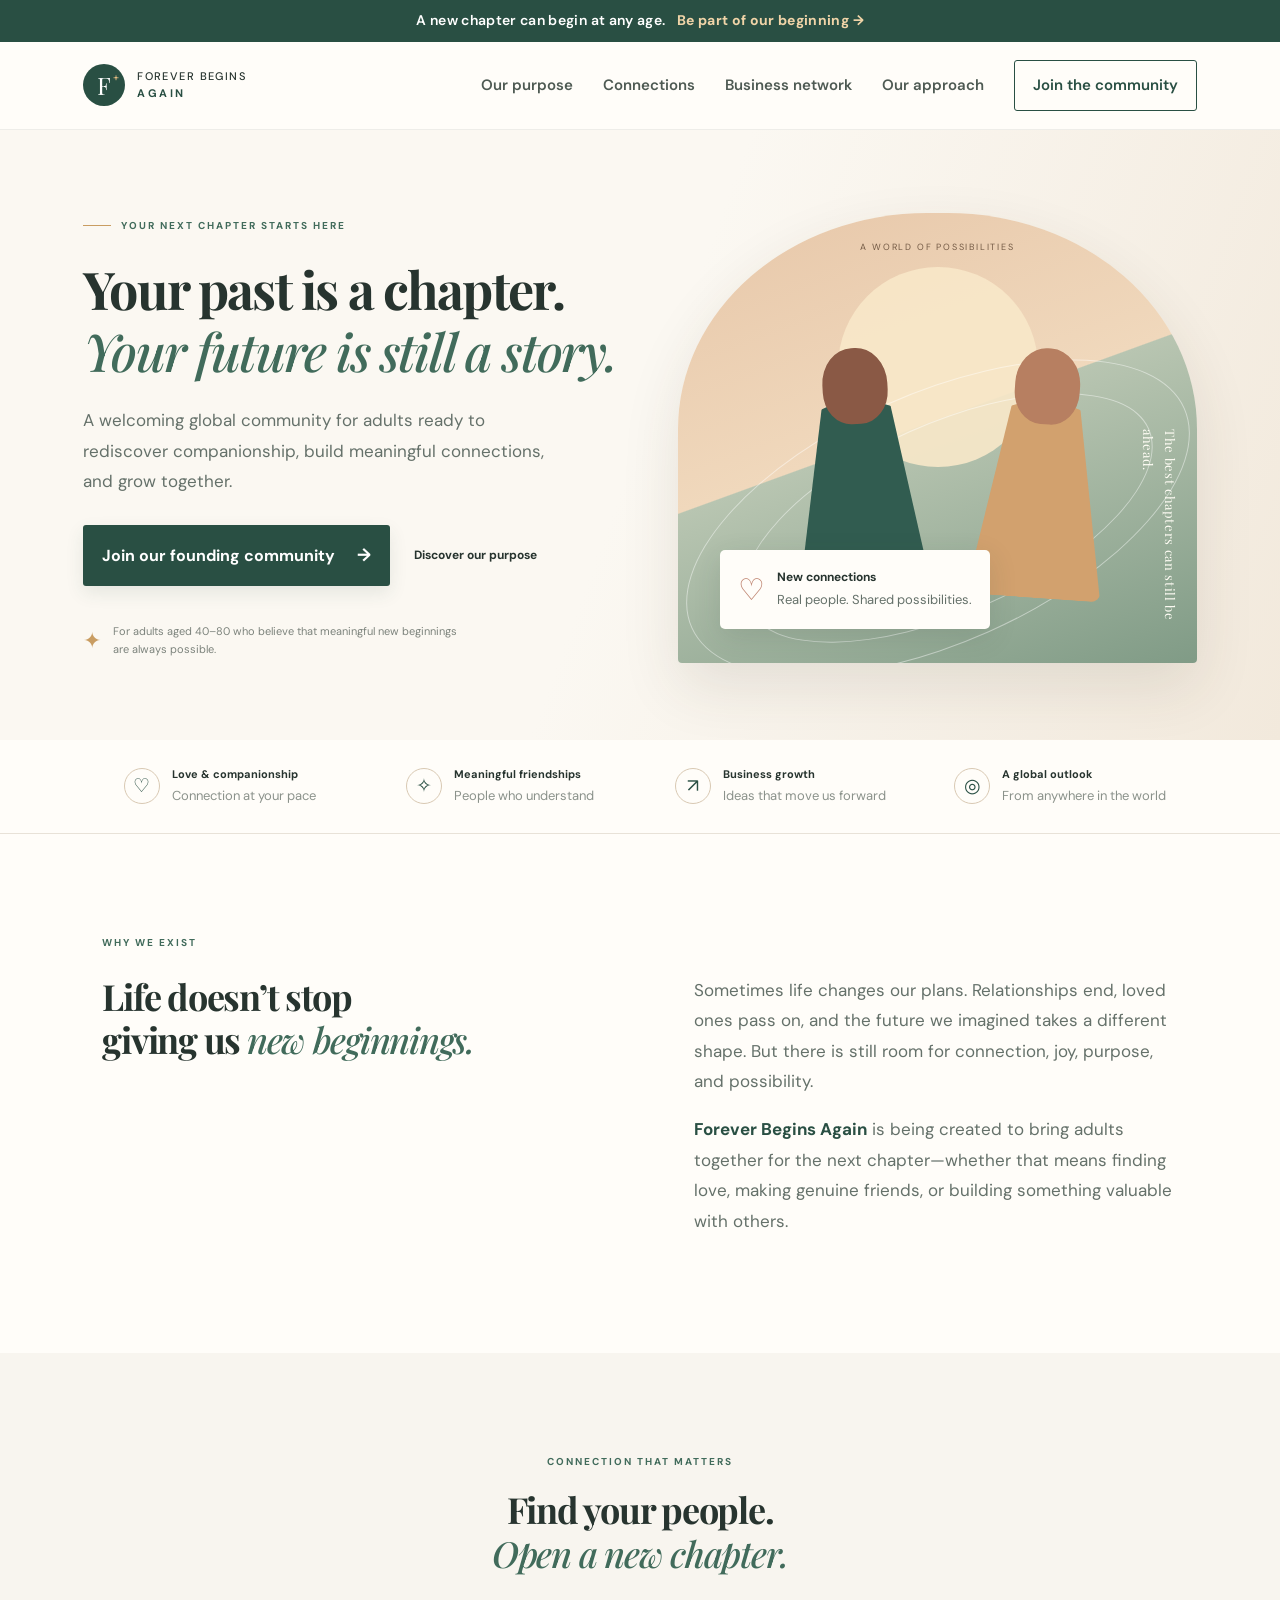
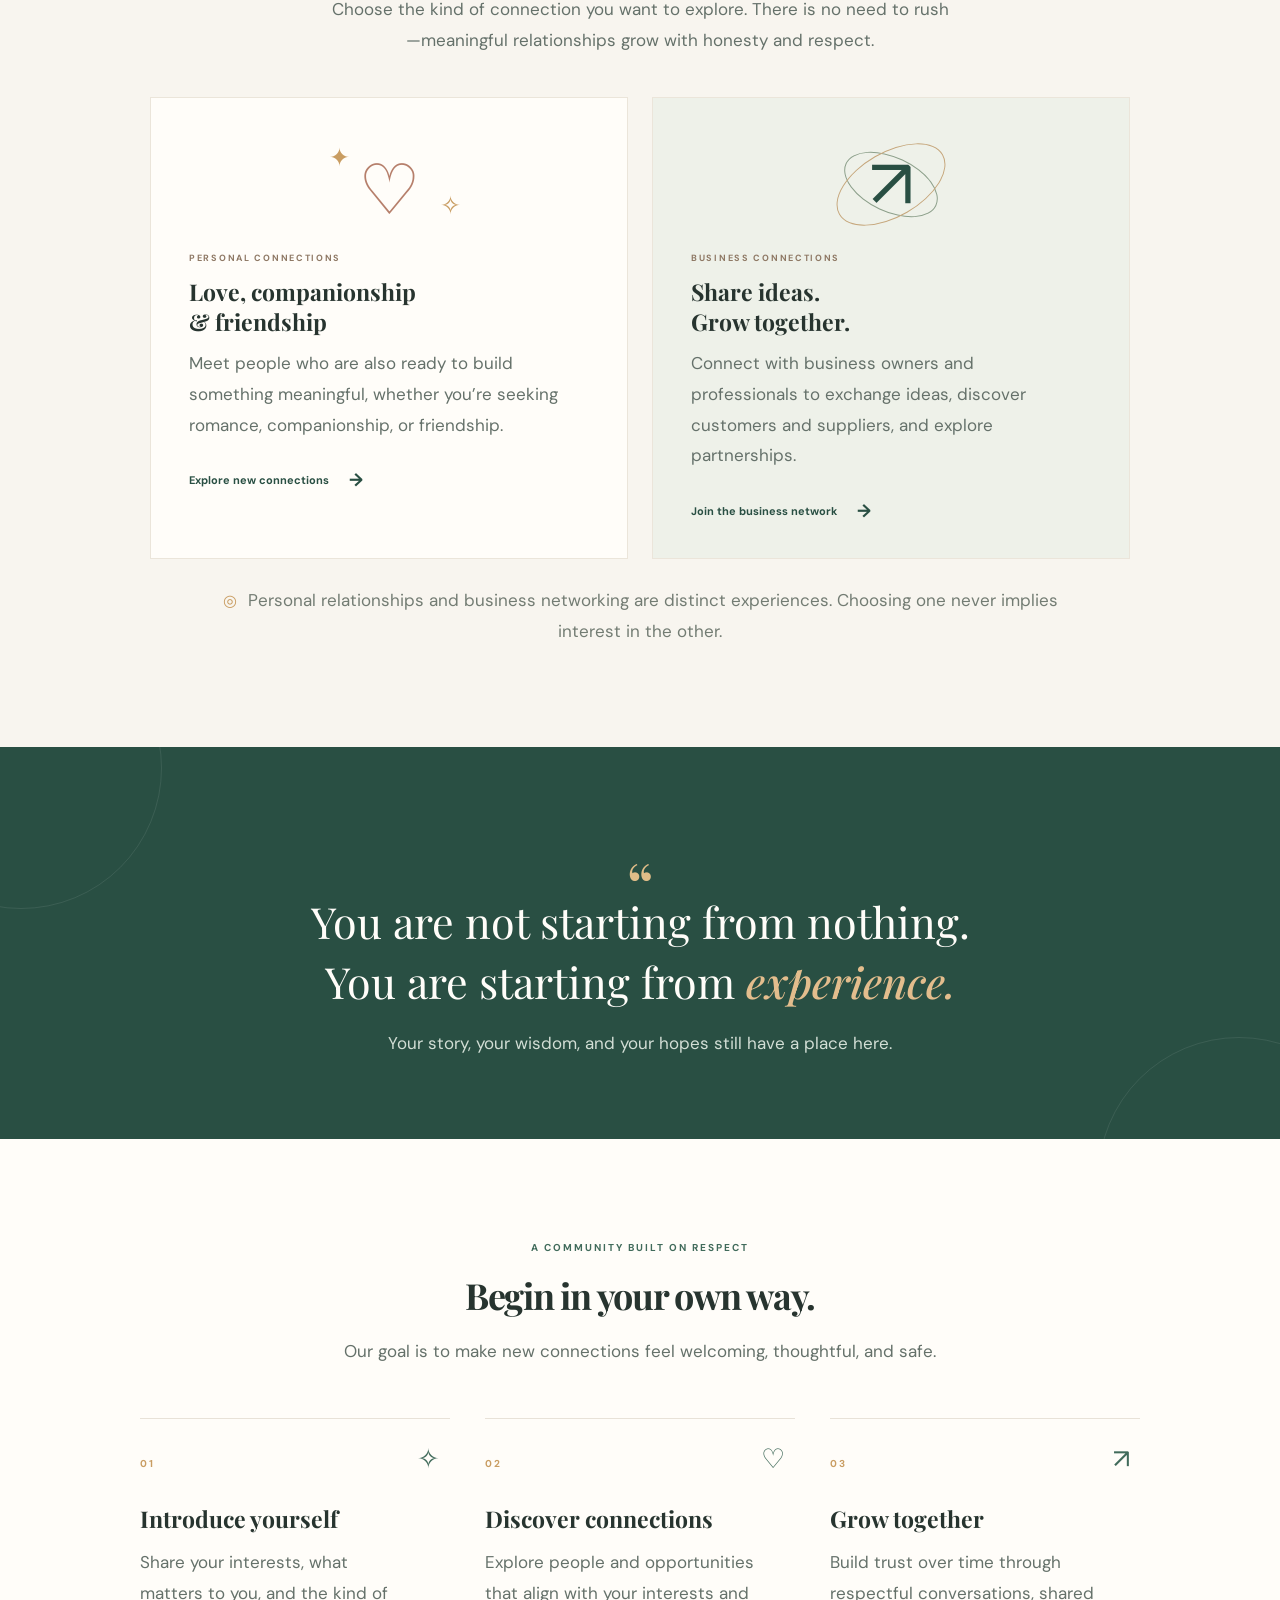
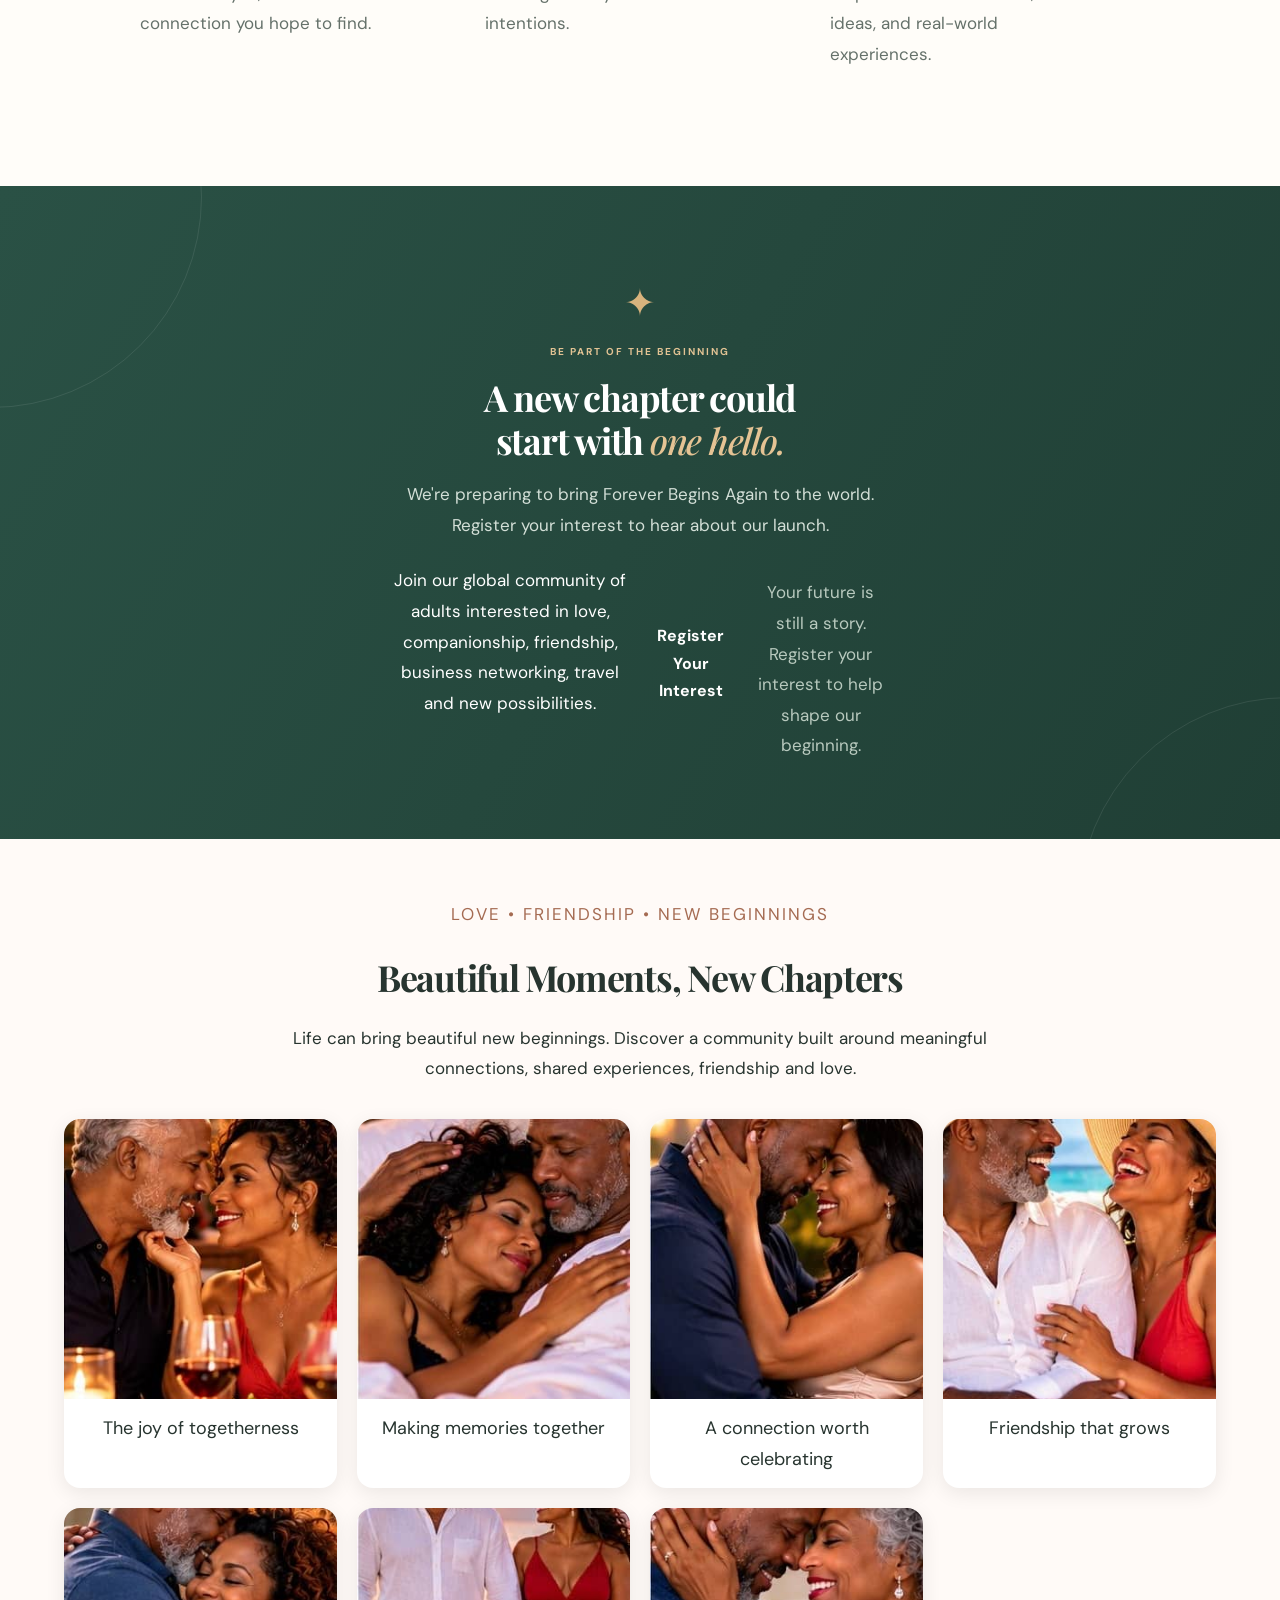
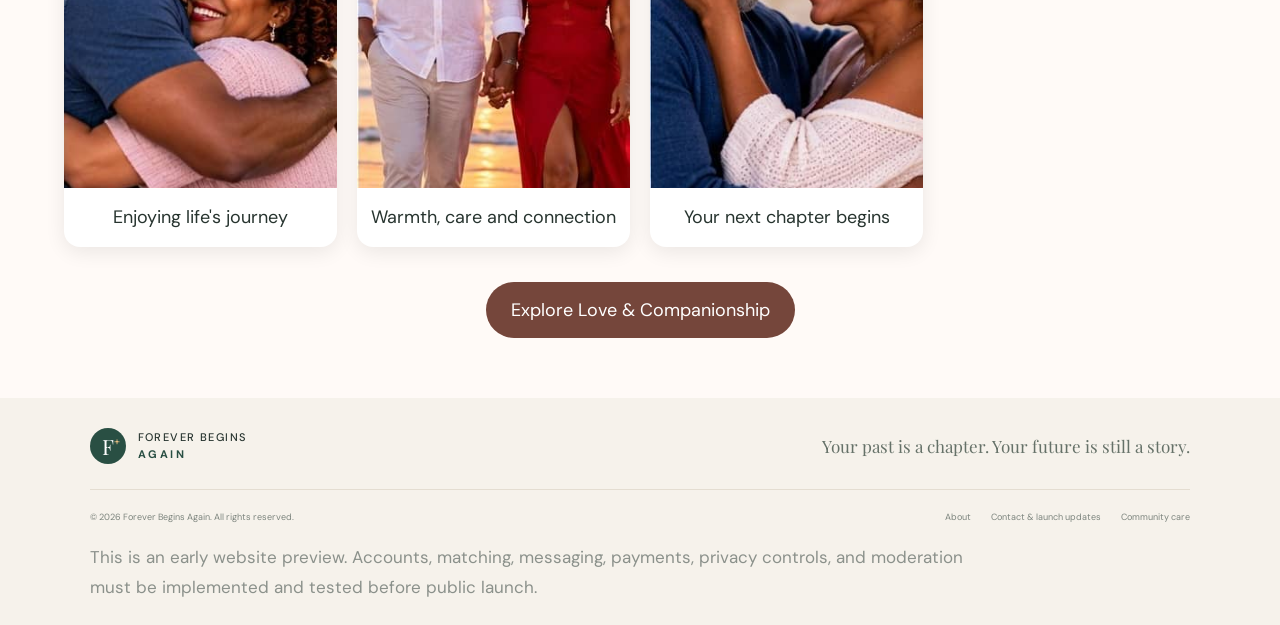
<file: index.html>
<!doctype html>
<html lang="en">
<head>
  <meta charset="utf-8">
  <meta name="viewport" content="width=device-width, initial-scale=1">
  <meta name="description" content="A fresh chapter for love, meaningful connections, and business growth at every stage of life.">
  <title>Forever Begins Again | Your Next Chapter Starts Here</title>
  <link rel="preconnect" href="https://fonts.googleapis.com">
  <link rel="preconnect" href="https://fonts.gstatic.com" crossorigin>
  <link href="https://fonts.googleapis.com/css2?family=DM+Sans:wght@400;500;600;700&family=Playfair+Display:wght@500;600;700&display=swap" rel="stylesheet">
  <link rel="stylesheet" href="styles.css">
</head>
<body>
  <div class="announcement">A new chapter can begin at any age. <a href="#join">Be part of our beginning →</a></div>
  <header class="site-header">
    <a class="brand" href="#" aria-label="Forever Begins Again home">
      <span class="brand-mark">F<span>+</span></span>
      <span class="brand-name">FOREVER BEGINS <b>AGAIN</b></span>
    </a>
    <button class="menu-toggle" aria-label="Open menu" aria-expanded="false">☰</button>
    <nav class="nav" id="nav">
      <a href="#about">Our purpose</a>
      <a href="#connections">Connections</a>
      <a href="#business">Business network</a>
      <a href="#journey">Our approach</a>
      <a class="nav-cta" href="#join">Join the community</a>
    </nav>
  </header>

  <main>
    <section class="hero">
      <div class="hero-content">
        <div class="eyebrow"><span></span> YOUR NEXT CHAPTER STARTS HERE</div>
        <h1>Your past is a chapter.<br><em>Your future is still a story.</em></h1>
        <p class="hero-copy">A welcoming global community for adults ready to rediscover companionship, build meaningful connections, and grow together.</p>
        <div class="hero-actions">
          <a class="button button-primary" href="#join">Join our founding community <span>→</span></a>
          <a class="text-link" href="#about">Discover our purpose</a>
        </div>
        <div class="hero-note"><span class="note-icon">✦</span><span>For adults aged 40–80 who believe that meaningful new beginnings are always possible.</span></div>
      </div>
      <div class="hero-art" aria-label="Illustration of two people connecting at sunset">
        <div class="sun"></div>
        <div class="art-label label-top">A WORLD OF POSSIBILITIES</div>
        <div class="path path-one"></div><div class="path path-two"></div>
        <div class="person person-one"><div class="head"></div><div class="body"></div></div>
        <div class="person person-two"><div class="head"></div><div class="body"></div></div>
        <div class="floating-card"><span class="heart">♡</span><div><strong>New connections</strong><small>Real people. Shared possibilities.</small></div></div>
        <div class="art-caption">The best chapters can still be ahead.</div>
      </div>
    </section>

    <section class="trust-strip">
      <div><span class="strip-icon">♡</span><span><b>Love & companionship</b><small>Connection at your pace</small></span></div>
      <div><span class="strip-icon">✧</span><span><b>Meaningful friendships</b><small>People who understand</small></span></div>
      <div><span class="strip-icon">↗</span><span><b>Business growth</b><small>Ideas that move us forward</small></span></div>
      <div><span class="strip-icon">◎</span><span><b>A global outlook</b><small>From anywhere in the world</small></span></div>
    </section>

    <section class="section intro" id="about">
      <div class="section-kicker">WHY WE EXIST</div>
      <div class="intro-grid">
        <h2>Life doesn’t stop<br>giving us <em>new beginnings.</em></h2>
        <div class="intro-text">
          <p>Sometimes life changes our plans. Relationships end, loved ones pass on, and the future we imagined takes a different shape. But there is still room for connection, joy, purpose, and possibility.</p>
          <p><strong>Forever Begins Again</strong> is being created to bring adults together for the next chapter—whether that means finding love, making genuine friends, or building something valuable with others.</p>
        </div>
      </div>
    </section>

    <section class="section connection-section" id="connections">
      <div class="section-heading">
        <div class="section-kicker">CONNECTION THAT MATTERS</div>
        <h2>Find your people.<br><em>Open a new chapter.</em></h2>
        <p>Choose the kind of connection you want to explore. There is no need to rush—meaningful relationships grow with honesty and respect.</p>
      </div>
      <div class="feature-grid">
        <article class="feature-card romance">
          <div class="feature-illustration"><span class="big-symbol">♡</span><span class="spark spark-a">✦</span><span class="spark spark-b">✧</span></div>
          <div class="card-tag">PERSONAL CONNECTIONS</div>
          <h3>Love, companionship<br>& friendship</h3>
          <p>Meet people who are also ready to build something meaningful, whether you’re seeking romance, companionship, or friendship.</p>
          <a href="#join" class="arrow-link">Explore new connections <span>→</span></a>
        </article>
        <article class="feature-card business" id="business">
          <div class="feature-illustration"><span class="big-symbol">↗</span><span class="orbit orbit-a"></span><span class="orbit orbit-b"></span></div>
          <div class="card-tag">BUSINESS CONNECTIONS</div>
          <h3>Share ideas.<br>Grow together.</h3>
          <p>Connect with business owners and professionals to exchange ideas, discover customers and suppliers, and explore partnerships.</p>
          <a href="#join" class="arrow-link">Join the business network <span>→</span></a>
        </article>
      </div>
      <p class="separation-note"><span>◎</span> Personal relationships and business networking are distinct experiences. Choosing one never implies interest in the other.</p>
    </section>

    <section class="quote-section" id="journey">
      <div class="quote-mark">“</div>
      <blockquote>You are not starting from nothing.<br>You are starting from <em>experience.</em></blockquote>
      <p>Your story, your wisdom, and your hopes still have a place here.</p>
    </section>

    <section class="section journey-section">
      <div class="section-heading">
        <div class="section-kicker">A COMMUNITY BUILT ON RESPECT</div>
        <h2>Begin in your own way.</h2>
        <p>Our goal is to make new connections feel welcoming, thoughtful, and safe.</p>
      </div>
      <div class="steps">
        <div class="step"><span class="step-number">01</span><div class="step-icon">✧</div><h3>Introduce yourself</h3><p>Share your interests, what matters to you, and the kind of connection you hope to find.</p></div>
        <div class="step"><span class="step-number">02</span><div class="step-icon">♡</div><h3>Discover connections</h3><p>Explore people and opportunities that align with your interests and intentions.</p></div>
        <div class="step"><span class="step-number">03</span><div class="step-icon">↗</div><h3>Grow together</h3><p>Build trust over time through respectful conversations, shared ideas, and real-world experiences.</p></div>
      </div>
    </section>

   <section class="join-section" id="join">
  <div class="join-decoration">✦</div>
  <div class="join-content">
    <div class="section-kicker light">BE PART OF THE BEGINNING</div>
    <h2>A new chapter could<br>start with <em>one hello.</em></h2>
    <p>We're preparing to bring Forever Begins Again to the world. Register your interest to hear about our launch.</p>

    <div class="interest-form">
      <p>Join our global community of adults interested in love, companionship, friendship, business networking, travel and new possibilities.</p>
      <a class="button" href="join.html">Register Your Interest</a>
      <p class="form-disclaimer">Your future is still a story. Register your interest to help shape our beginning.</p>
    </div>
  </div>
</section>
 <section style="padding:60px 5%;background:#fffaf7;">
  <div style="max-width:1200px;margin:auto;">
    <p style="text-align:center;color:#a56b52;letter-spacing:2px;text-transform:uppercase;">Love • Friendship • New Beginnings</p>
    <h2 style="text-align:center;font-size:clamp(26px,4vw,40px);margin:10px 0 15px;">Beautiful Moments, New Chapters</h2>
    <p style="text-align:center;max-width:700px;margin:0 auto 35px;line-height:1.8;">Life can bring beautiful new beginnings. Discover a community built around meaningful connections, shared experiences, friendship and love.</p>
    <div style="display:grid;grid-template-columns:repeat(auto-fit,minmax(220px,1fr));gap:20px;">
      <figure style="margin:0;border-radius:16px;overflow:hidden;background:white;box-shadow:0 5px 20px #00000015;">
        <img src="WhatsApp%20Image%202026-10-27%20at%2016.52.46.jpeg" alt="A couple enjoying a moment together" loading="lazy" style="width:100%;height:280px;object-fit:cover;display:block;">
        <figcaption style="padding:14px;text-align:center;">The joy of togetherness</figcaption>
      </figure>
      <figure style="margin:0;border-radius:16px;overflow:hidden;background:white;box-shadow:0 5px 20px #00000015;">
        <img src="WhatsApp%20Image%202026-10-27%20at%2016.52.46%20%281%29.jpeg" alt="A couple sharing a special moment" loading="lazy" style="width:100%;height:280px;object-fit:cover;display:block;">
        <figcaption style="padding:14px;text-align:center;">Making memories together</figcaption>
      </figure>
      <figure style="margin:0;border-radius:16px;overflow:hidden;background:white;box-shadow:0 5px 20px #00000015;">
        <img src="WhatsApp%20Image%202026-10-27%20at%2016.52.46%20%282%29.jpeg" alt="Couple celebrating connection" loading="lazy" style="width:100%;height:280px;object-fit:cover;display:block;">
        <figcaption style="padding:14px;text-align:center;">A connection worth celebrating</figcaption>
      </figure>
      <figure style="margin:0;border-radius:16px;overflow:hidden;background:white;box-shadow:0 5px 20px #00000015;">
        <img src="WhatsApp%20Image%202026-10-27%20at%2016.52.46%20%283%29.jpeg" alt="Two people enjoying companionship" loading="lazy" style="width:100%;height:280px;object-fit:cover;display:block;">
        <figcaption style="padding:14px;text-align:center;">Friendship that grows</figcaption>
      </figure>
      <figure style="margin:0;border-radius:16px;overflow:hidden;background:white;box-shadow:0 5px 20px #00000015;">
        <img src="WhatsApp%20Image%202026-10-27%20at%2016.52.47.jpeg" alt="A couple enjoying life's journey" loading="lazy" style="width:100%;height:280px;object-fit:cover;display:block;">
        <figcaption style="padding:14px;text-align:center;">Enjoying life's journey</figcaption>
      </figure>
      <figure style="margin:0;border-radius:16px;overflow:hidden;background:white;box-shadow:0 5px 20px #00000015;">
        <img src="WhatsApp%20Image%202026-10-27%20at%2016.52.47%20%281%29.jpeg" alt="A moment of warmth and connection" loading="lazy" style="width:100%;height:280px;object-fit:cover;display:block;">
        <figcaption style="padding:14px;text-align:center;">Warmth, care and connection</figcaption>
      </figure>
      <figure style="margin:0;border-radius:16px;overflow:hidden;background:white;box-shadow:0 5px 20px #00000015;">
        <img src="WhatsApp%20Image%202026-10-27%20at%2016.52.47%20%282%29.jpeg" alt="A new chapter shared with someone special" loading="lazy" style="width:100%;height:280px;object-fit:cover;display:block;">
        <figcaption style="padding:14px;text-align:center;">Your next chapter begins</figcaption>
      </figure>
    </div>
    <div style="text-align:center;margin-top:35px;">
      <a href="love.html" style="display:inline-block;padding:13px 25px;background:#75463b;color:white;text-decoration:none;border-radius:30px;">Explore Love &amp; Companionship</a>
    </div>
  </div>
</section> 
  </main>

  <footer class="footer">
    <div class="footer-top">
      <a class="brand footer-brand" href="#">
        <span class="brand-mark">F<span>+</span></span>
        <span class="brand-name">FOREVER BEGINS <b>AGAIN</b></span>
      </a>
      <p>Your past is a chapter. Your future is still a story.</p>
    </div>
    <div class="footer-bottom">
      <span>© <span id="year"></span> Forever Begins Again. All rights reserved.</span>
      <div><a href="#about">About</a><a href="#join">Contact & launch updates</a><a href="#safety">Community care</a></div>
    </div>
    <p class="footer-note" id="safety">This is an early website preview. Accounts, matching, messaging, payments, privacy controls, and moderation must be implemented and tested before public launch.</p>
  </footer>
  <script src="script.js"></script>
</body>
</html>
</file>
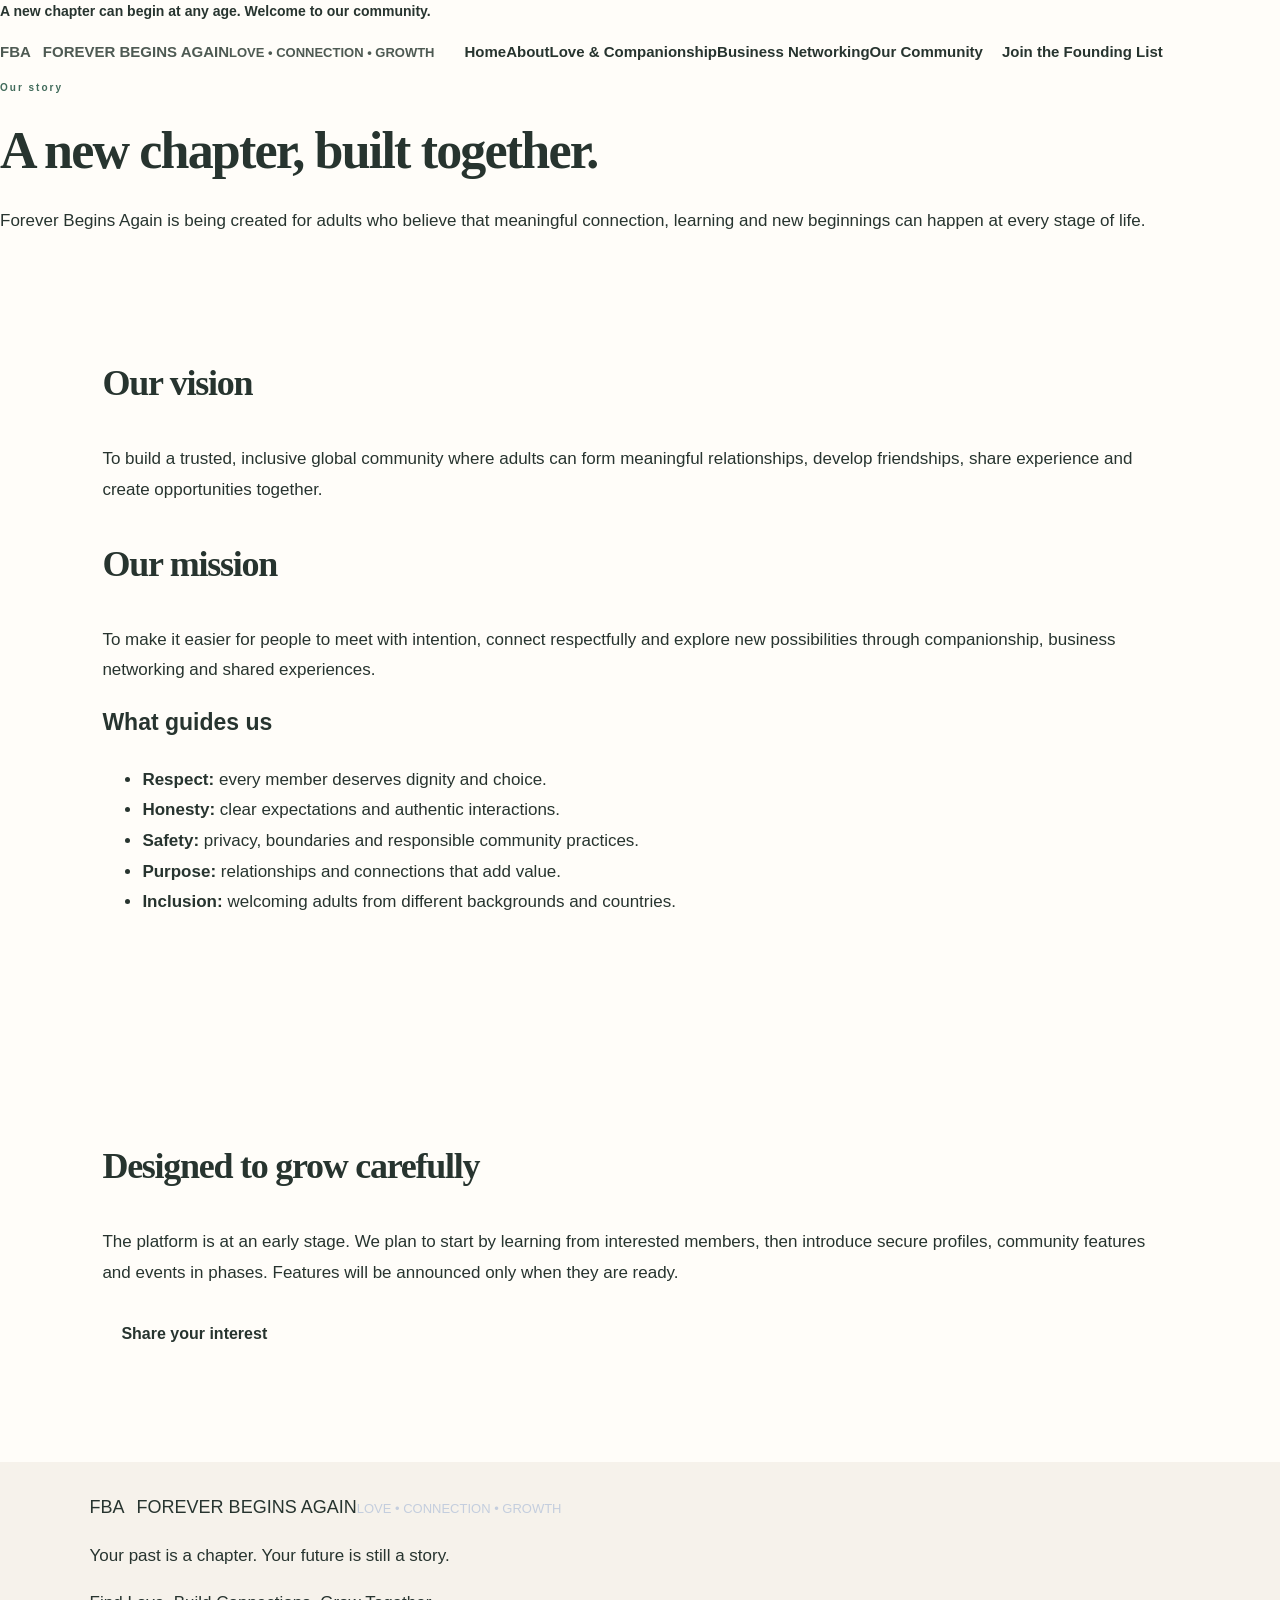
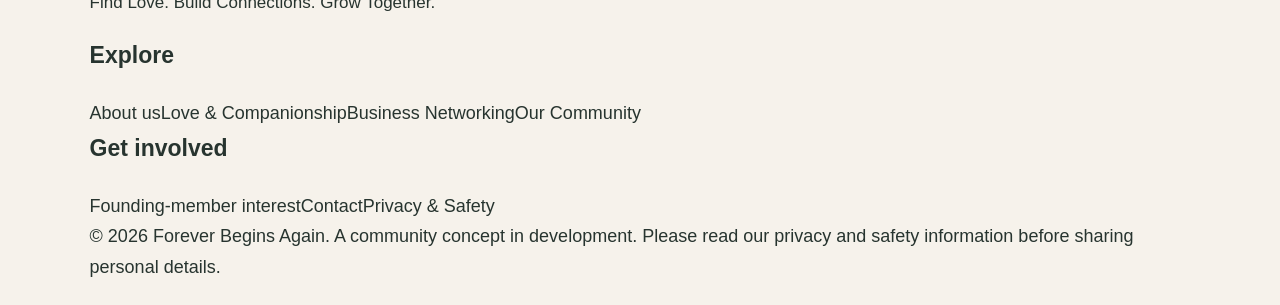
<file: about.html>
<!doctype html><html lang="en"><head><meta charset="utf-8"><meta name="viewport" content="width=device-width, initial-scale=1"><meta name="description" content="Forever Begins Again — love, companionship, business networking and a new chapter of connection."><title>About Us | Forever Begins Again</title><link rel="stylesheet" href="styles.css"></head><body><div class="topbar">A new chapter can begin at any age. Welcome to our community.</div><div class="navwrap"><nav class="nav"><a class="brand" href="index.html"><span class="logo">FBA</span><span>FOREVER BEGINS AGAIN<small>LOVE • CONNECTION • GROWTH</small></span></a><div class="links"><a href="index.html">Home</a><a href="about.html">About</a><a href="love.html">Love &amp; Companionship</a><a href="business.html">Business Networking</a><a href="community.html">Our Community</a><a class="button" href="join.html">Join the Founding List</a></div></nav></div><main><section class="pagehero"><div class="container"><div class="eyebrow">Our story</div><h1>A new chapter, built together.</h1><p>Forever Begins Again is being created for adults who believe that meaningful connection, learning and new beginnings can happen at every stage of life.</p></div></section><section class="section"><div class="container grid two"><article><h2>Our vision</h2><p>To build a trusted, inclusive global community where adults can form meaningful relationships, develop friendships, share experience and create opportunities together.</p><h2 style="margin-top:28px">Our mission</h2><p>To make it easier for people to meet with intention, connect respectfully and explore new possibilities through companionship, business networking and shared experiences.</p></article><article class="card"><h3>What guides us</h3><ul class="list"><li><b>Respect:</b> every member deserves dignity and choice.</li><li><b>Honesty:</b> clear expectations and authentic interactions.</li><li><b>Safety:</b> privacy, boundaries and responsible community practices.</li><li><b>Purpose:</b> relationships and connections that add value.</li><li><b>Inclusion:</b> welcoming adults from different backgrounds and countries.</li></ul></article></div></section><section class="section alt"><div class="container"><h2>Designed to grow carefully</h2><p class="muted">The platform is at an early stage. We plan to start by learning from interested members, then introduce secure profiles, community features and events in phases. Features will be announced only when they are ready.</p><a class="button" href="join.html">Share your interest</a></div></section></main><footer class="footer"><div class="footer-inner"><div><a class="brand" href="index.html"><span class="logo">FBA</span><span>FOREVER BEGINS AGAIN<small style="color:#c4cede">LOVE • CONNECTION • GROWTH</small></span></a><p style="margin-top:18px">Your past is a chapter. Your future is still a story.</p><p>Find Love. Build Connections. Grow Together.</p></div><div><h3>Explore</h3><a href="about.html">About us</a><a href="love.html">Love &amp; Companionship</a><a href="business.html">Business Networking</a><a href="community.html">Our Community</a></div><div><h3>Get involved</h3><a href="join.html">Founding-member interest</a><a href="contact.html">Contact</a><a href="privacy.html">Privacy &amp; Safety</a></div></div><div class="copyright">© 2026 Forever Begins Again. A community concept in development. Please read our privacy and safety information before sharing personal details.</div></footer><script src="script.js"></script></body></html>
</file>
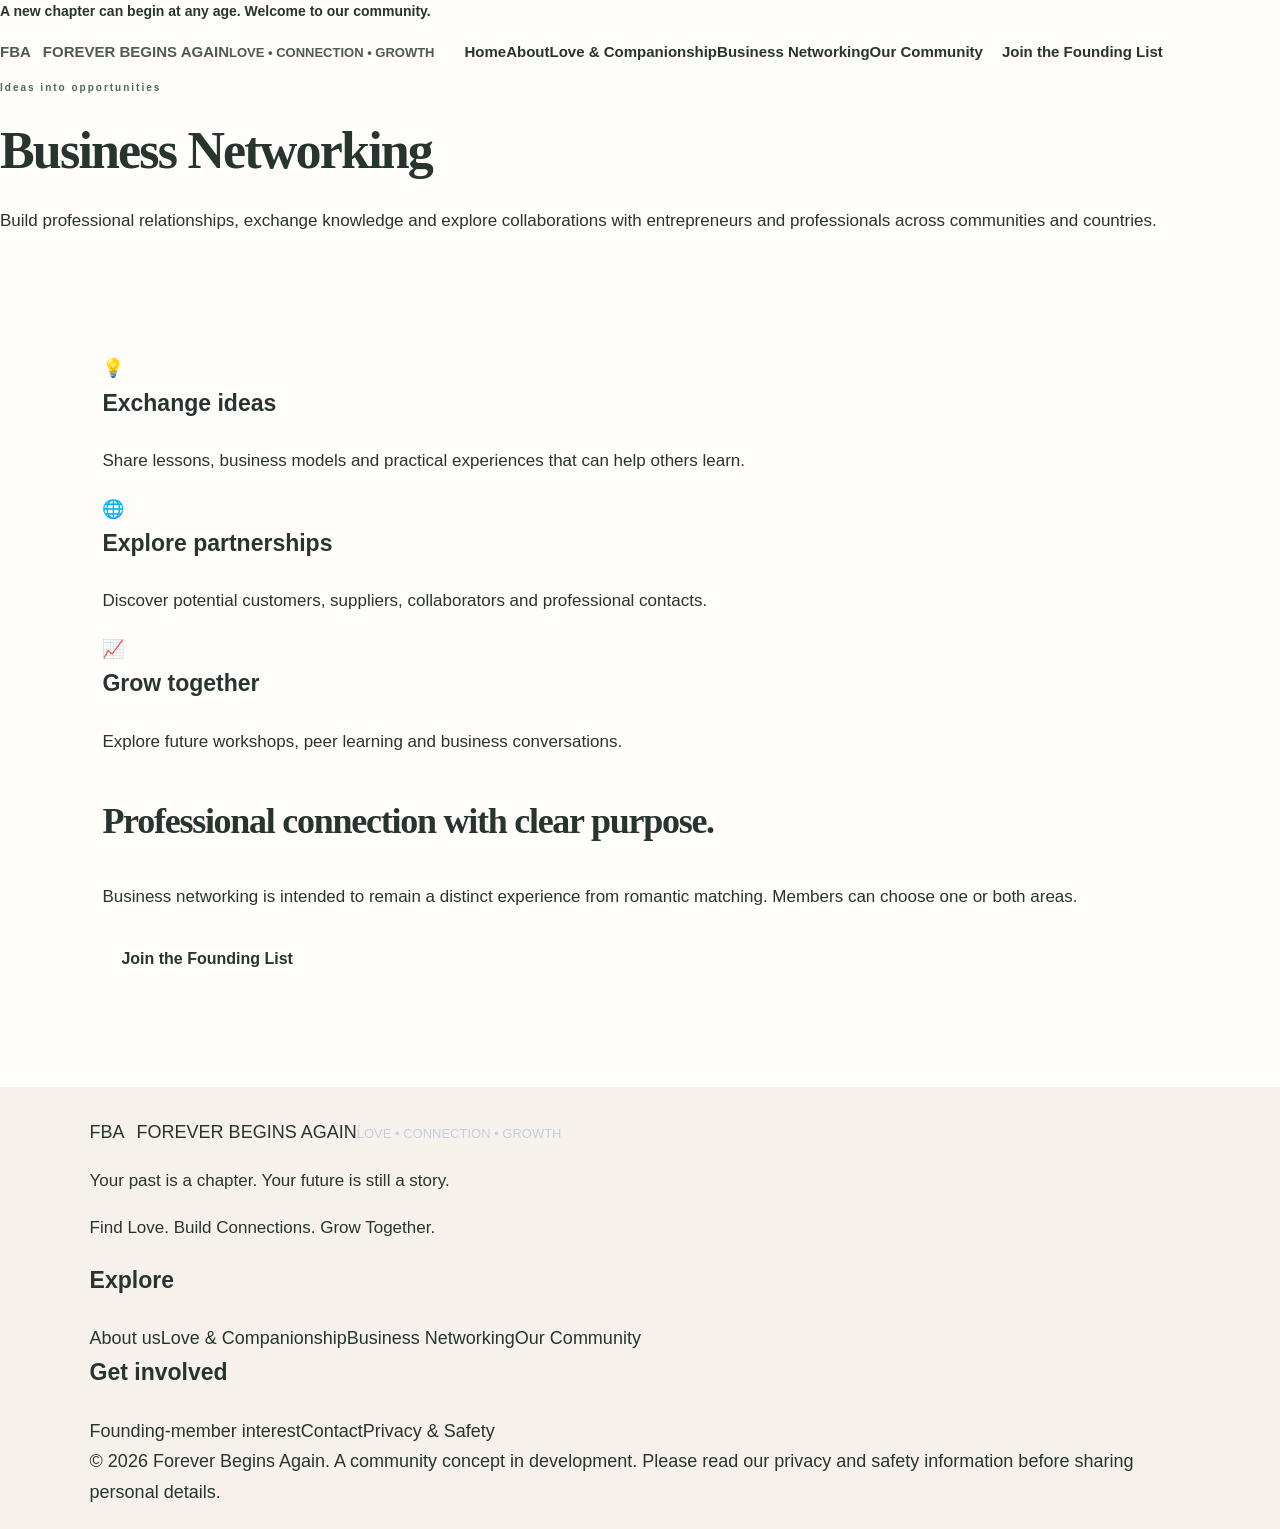
<file: business.html>
<!doctype html><html lang="en"><head><meta charset="utf-8"><meta name="viewport" content="width=device-width, initial-scale=1"><meta name="description" content="Forever Begins Again — love, companionship, business networking and a new chapter of connection."><title>Business Networking | Forever Begins Again</title><link rel="stylesheet" href="styles.css"></head><body><div class="topbar">A new chapter can begin at any age. Welcome to our community.</div><div class="navwrap"><nav class="nav"><a class="brand" href="index.html"><span class="logo">FBA</span><span>FOREVER BEGINS AGAIN<small>LOVE • CONNECTION • GROWTH</small></span></a><div class="links"><a href="index.html">Home</a><a href="about.html">About</a><a href="love.html">Love &amp; Companionship</a><a href="business.html">Business Networking</a><a href="community.html">Our Community</a><a class="button" href="join.html">Join the Founding List</a></div></nav></div><main><section class="pagehero"><div class="container"><div class="eyebrow">Ideas into opportunities</div><h1>Business Networking</h1><p>Build professional relationships, exchange knowledge and explore collaborations with entrepreneurs and professionals across communities and countries.</p></div></section><section class="section"><div class="container"><div class="grid"><article class="card"><div class="icon">💡</div><h3>Exchange ideas</h3><p>Share lessons, business models and practical experiences that can help others learn.</p></article><article class="card"><div class="icon">🌐</div><h3>Explore partnerships</h3><p>Discover potential customers, suppliers, collaborators and professional contacts.</p></article><article class="card"><div class="icon">📈</div><h3>Grow together</h3><p>Explore future workshops, peer learning and business conversations.</p></article></div><div style="margin-top:34px" class="banner"><div><h2>Professional connection with clear purpose.</h2><p>Business networking is intended to remain a distinct experience from romantic matching. Members can choose one or both areas.</p></div><a class="button" href="join.html">Join the Founding List</a></div></div></section></main><footer class="footer"><div class="footer-inner"><div><a class="brand" href="index.html"><span class="logo">FBA</span><span>FOREVER BEGINS AGAIN<small style="color:#c4cede">LOVE • CONNECTION • GROWTH</small></span></a><p style="margin-top:18px">Your past is a chapter. Your future is still a story.</p><p>Find Love. Build Connections. Grow Together.</p></div><div><h3>Explore</h3><a href="about.html">About us</a><a href="love.html">Love &amp; Companionship</a><a href="business.html">Business Networking</a><a href="community.html">Our Community</a></div><div><h3>Get involved</h3><a href="join.html">Founding-member interest</a><a href="contact.html">Contact</a><a href="privacy.html">Privacy &amp; Safety</a></div></div><div class="copyright">© 2026 Forever Begins Again. A community concept in development. Please read our privacy and safety information before sharing personal details.</div></footer><script src="script.js"></script></body></html>
</file>
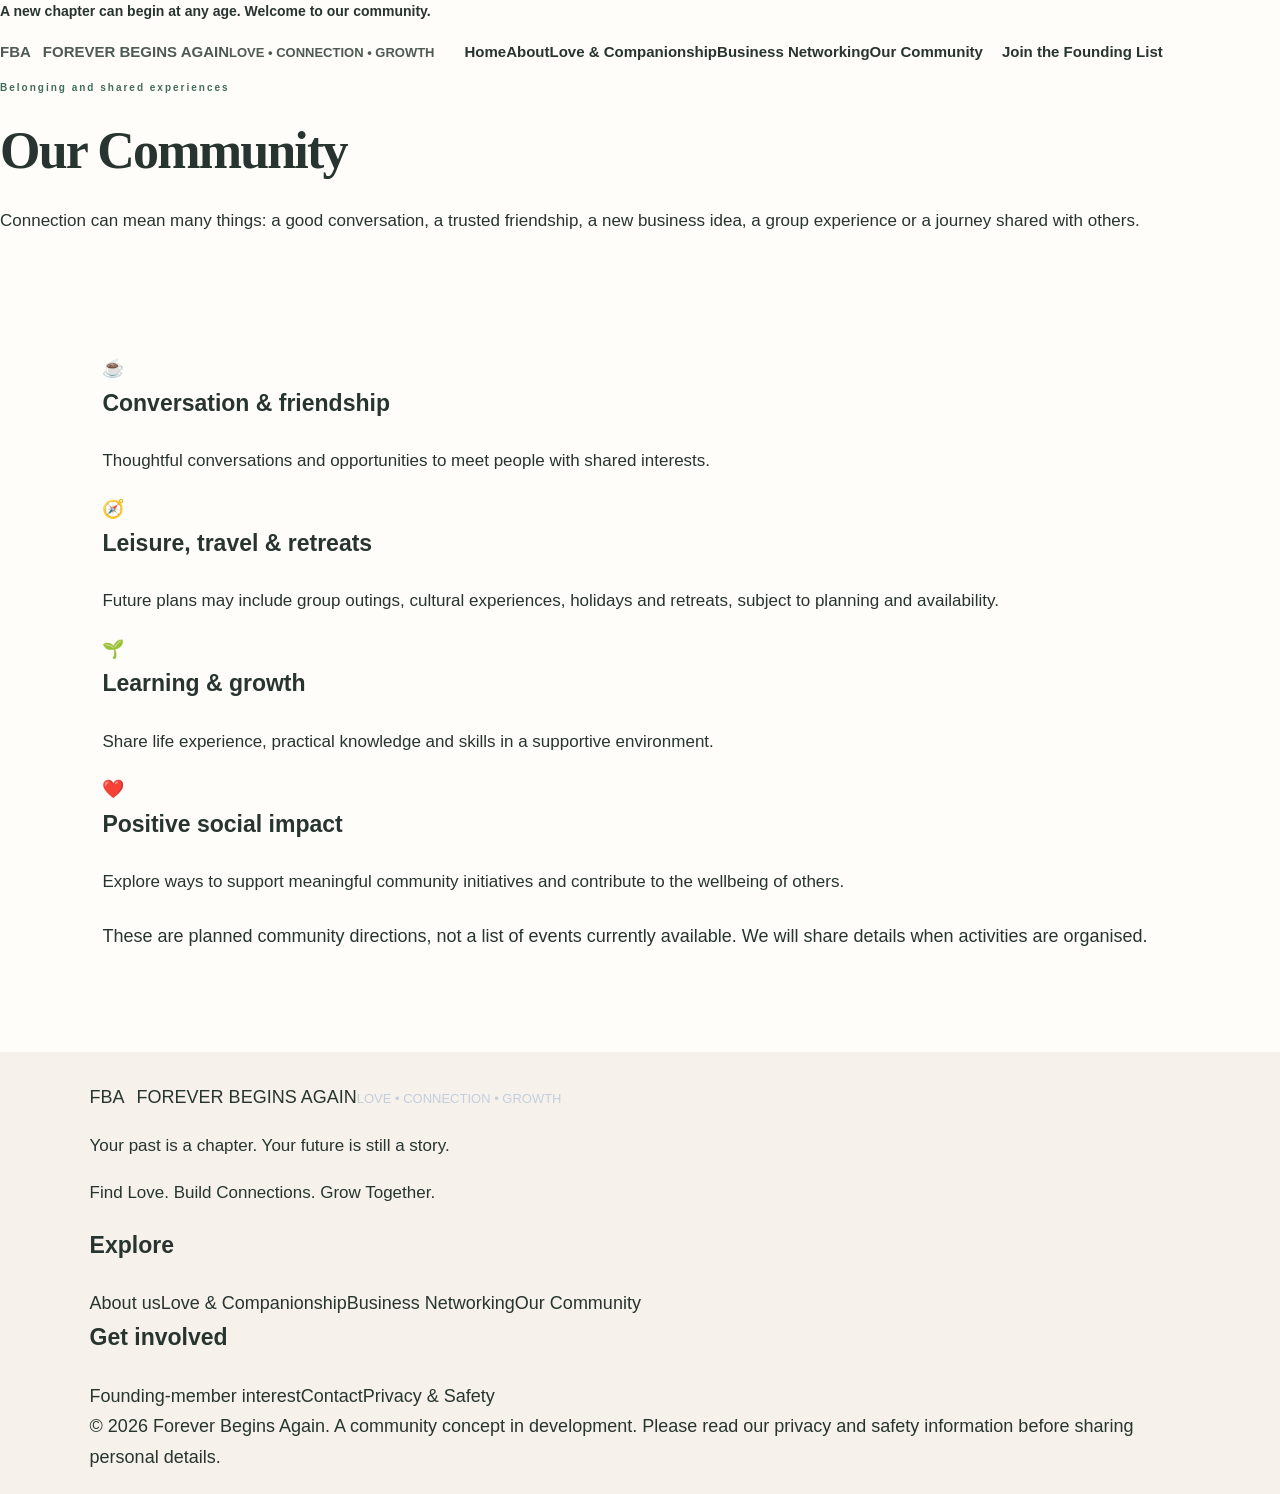
<file: community.html>
<!doctype html><html lang="en"><head><meta charset="utf-8"><meta name="viewport" content="width=device-width, initial-scale=1"><meta name="description" content="Forever Begins Again — love, companionship, business networking and a new chapter of connection."><title>Our Community | Forever Begins Again</title><link rel="stylesheet" href="styles.css"></head><body><div class="topbar">A new chapter can begin at any age. Welcome to our community.</div><div class="navwrap"><nav class="nav"><a class="brand" href="index.html"><span class="logo">FBA</span><span>FOREVER BEGINS AGAIN<small>LOVE • CONNECTION • GROWTH</small></span></a><div class="links"><a href="index.html">Home</a><a href="about.html">About</a><a href="love.html">Love &amp; Companionship</a><a href="business.html">Business Networking</a><a href="community.html">Our Community</a><a class="button" href="join.html">Join the Founding List</a></div></nav></div><main><section class="pagehero"><div class="container"><div class="eyebrow">Belonging and shared experiences</div><h1>Our Community</h1><p>Connection can mean many things: a good conversation, a trusted friendship, a new business idea, a group experience or a journey shared with others.</p></div></section><section class="section"><div class="container"><div class="grid two"><article class="card"><div class="icon">☕</div><h3>Conversation &amp; friendship</h3><p>Thoughtful conversations and opportunities to meet people with shared interests.</p></article><article class="card"><div class="icon">🧭</div><h3>Leisure, travel &amp; retreats</h3><p>Future plans may include group outings, cultural experiences, holidays and retreats, subject to planning and availability.</p></article><article class="card"><div class="icon">🌱</div><h3>Learning &amp; growth</h3><p>Share life experience, practical knowledge and skills in a supportive environment.</p></article><article class="card"><div class="icon">❤️</div><h3>Positive social impact</h3><p>Explore ways to support meaningful community initiatives and contribute to the wellbeing of others.</p></article></div><div class="notice" style="margin-top:24px">These are planned community directions, not a list of events currently available. We will share details when activities are organised.</div></div></section></main><footer class="footer"><div class="footer-inner"><div><a class="brand" href="index.html"><span class="logo">FBA</span><span>FOREVER BEGINS AGAIN<small style="color:#c4cede">LOVE • CONNECTION • GROWTH</small></span></a><p style="margin-top:18px">Your past is a chapter. Your future is still a story.</p><p>Find Love. Build Connections. Grow Together.</p></div><div><h3>Explore</h3><a href="about.html">About us</a><a href="love.html">Love &amp; Companionship</a><a href="business.html">Business Networking</a><a href="community.html">Our Community</a></div><div><h3>Get involved</h3><a href="join.html">Founding-member interest</a><a href="contact.html">Contact</a><a href="privacy.html">Privacy &amp; Safety</a></div></div><div class="copyright">© 2026 Forever Begins Again. A community concept in development. Please read our privacy and safety information before sharing personal details.</div></footer><script src="script.js"></script></body></html>
</file>
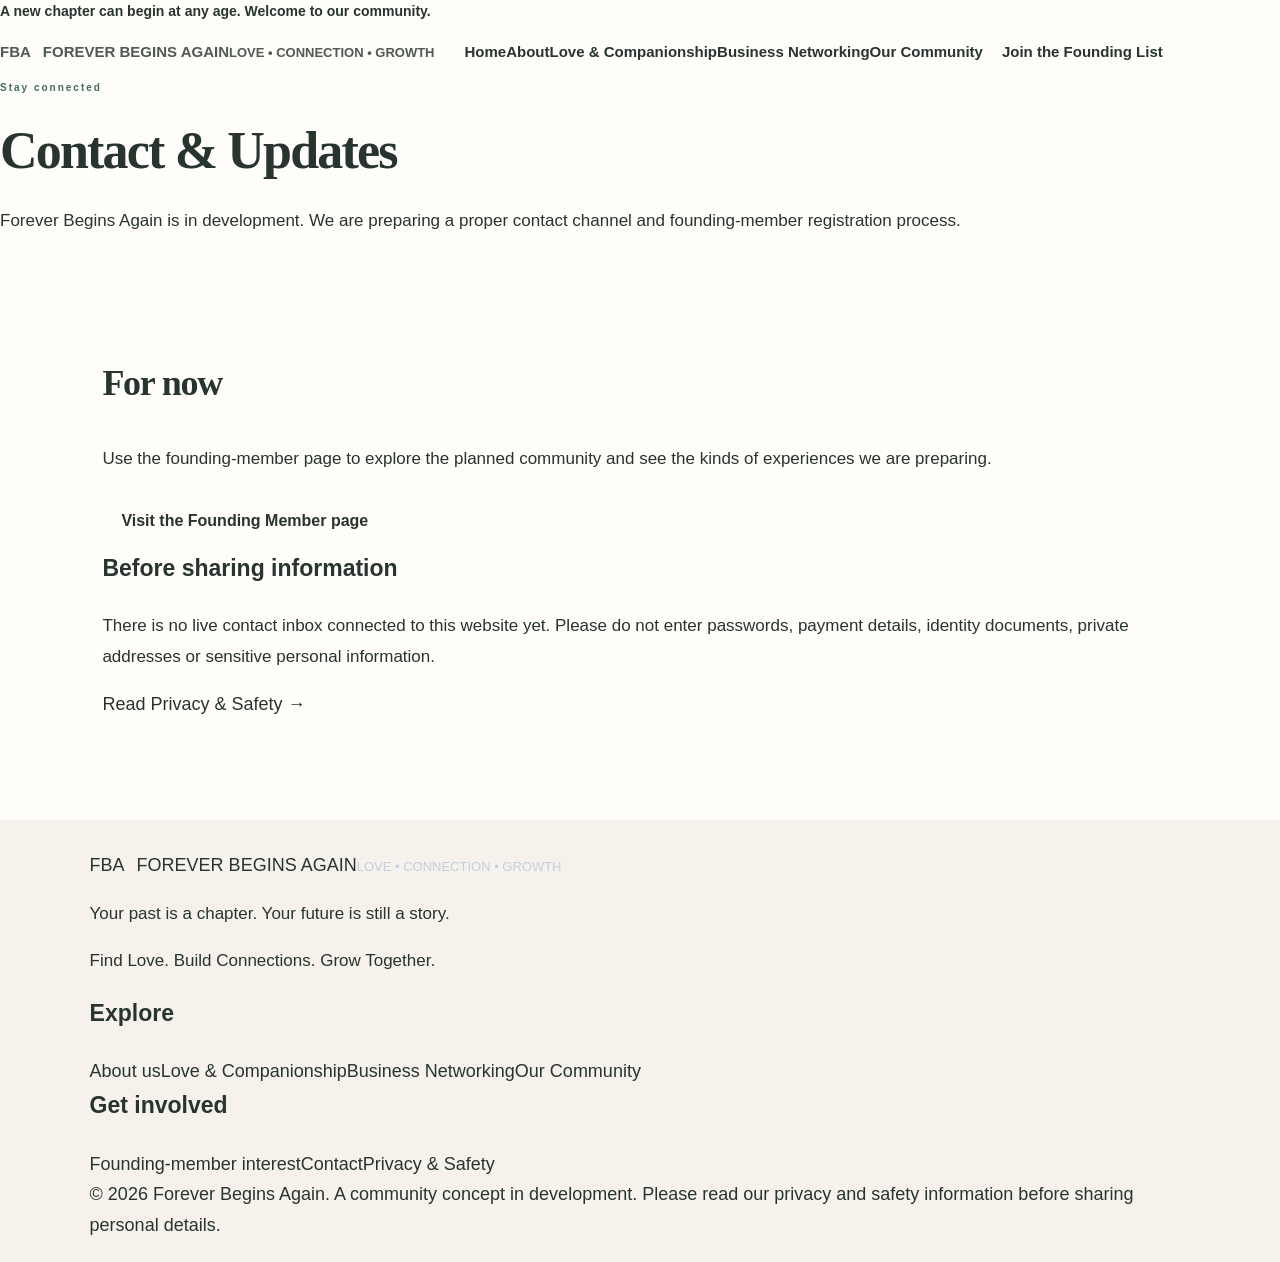
<file: contact.html>
<!doctype html><html lang="en"><head><meta charset="utf-8"><meta name="viewport" content="width=device-width, initial-scale=1"><meta name="description" content="Forever Begins Again — love, companionship, business networking and a new chapter of connection."><title>Contact | Forever Begins Again</title><link rel="stylesheet" href="styles.css"></head><body><div class="topbar">A new chapter can begin at any age. Welcome to our community.</div><div class="navwrap"><nav class="nav"><a class="brand" href="index.html"><span class="logo">FBA</span><span>FOREVER BEGINS AGAIN<small>LOVE • CONNECTION • GROWTH</small></span></a><div class="links"><a href="index.html">Home</a><a href="about.html">About</a><a href="love.html">Love &amp; Companionship</a><a href="business.html">Business Networking</a><a href="community.html">Our Community</a><a class="button" href="join.html">Join the Founding List</a></div></nav></div><main><section class="pagehero"><div class="container"><div class="eyebrow">Stay connected</div><h1>Contact &amp; Updates</h1><p>Forever Begins Again is in development. We are preparing a proper contact channel and founding-member registration process.</p></div></section><section class="section"><div class="container grid two"><article><h2>For now</h2><p>Use the founding-member page to explore the planned community and see the kinds of experiences we are preparing.</p><a class="button" href="join.html">Visit the Founding Member page</a></article><article class="card"><h3>Before sharing information</h3><p>There is no live contact inbox connected to this website yet. Please do not enter passwords, payment details, identity documents, private addresses or sensitive personal information.</p><a href="privacy.html">Read Privacy &amp; Safety →</a></article></div></section></main><footer class="footer"><div class="footer-inner"><div><a class="brand" href="index.html"><span class="logo">FBA</span><span>FOREVER BEGINS AGAIN<small style="color:#c4cede">LOVE • CONNECTION • GROWTH</small></span></a><p style="margin-top:18px">Your past is a chapter. Your future is still a story.</p><p>Find Love. Build Connections. Grow Together.</p></div><div><h3>Explore</h3><a href="about.html">About us</a><a href="love.html">Love &amp; Companionship</a><a href="business.html">Business Networking</a><a href="community.html">Our Community</a></div><div><h3>Get involved</h3><a href="join.html">Founding-member interest</a><a href="contact.html">Contact</a><a href="privacy.html">Privacy &amp; Safety</a></div></div><div class="copyright">© 2026 Forever Begins Again. A community concept in development. Please read our privacy and safety information before sharing personal details.</div></footer><script src="script.js"></script></body></html>
</file>
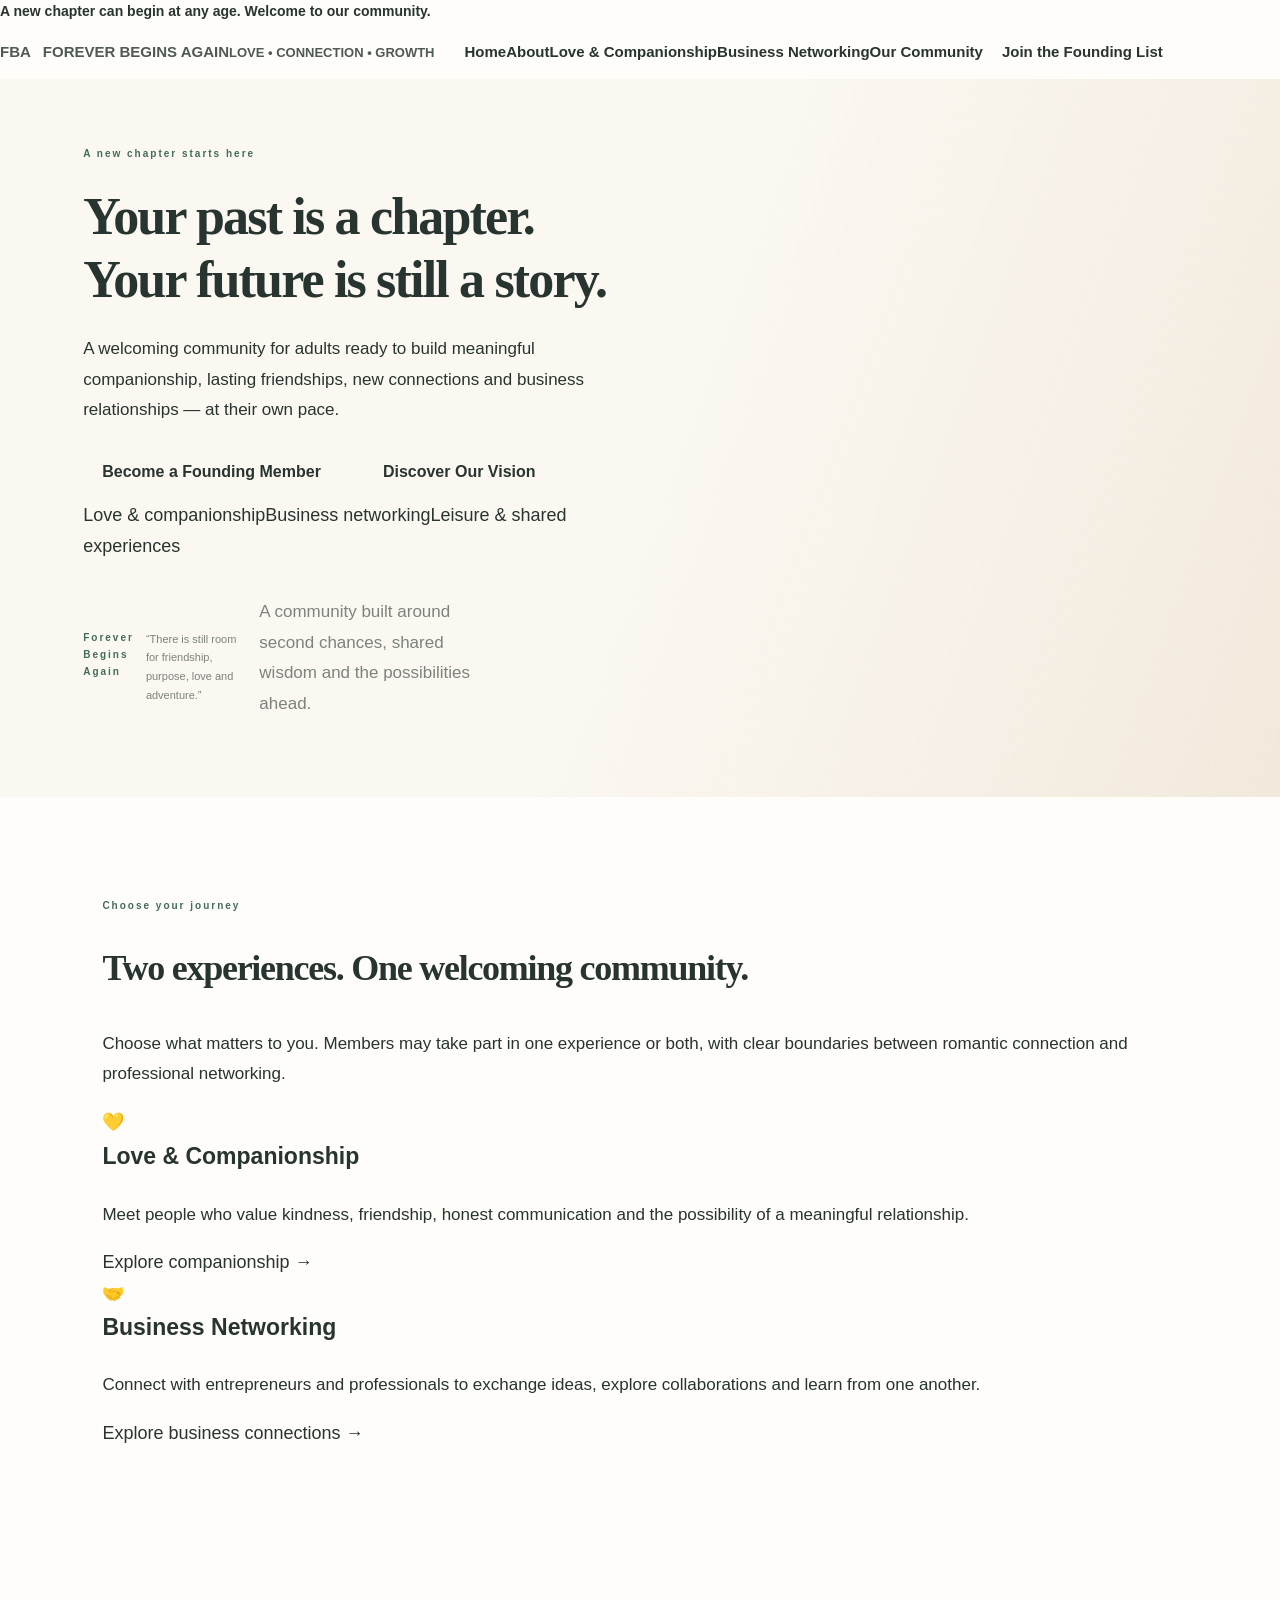
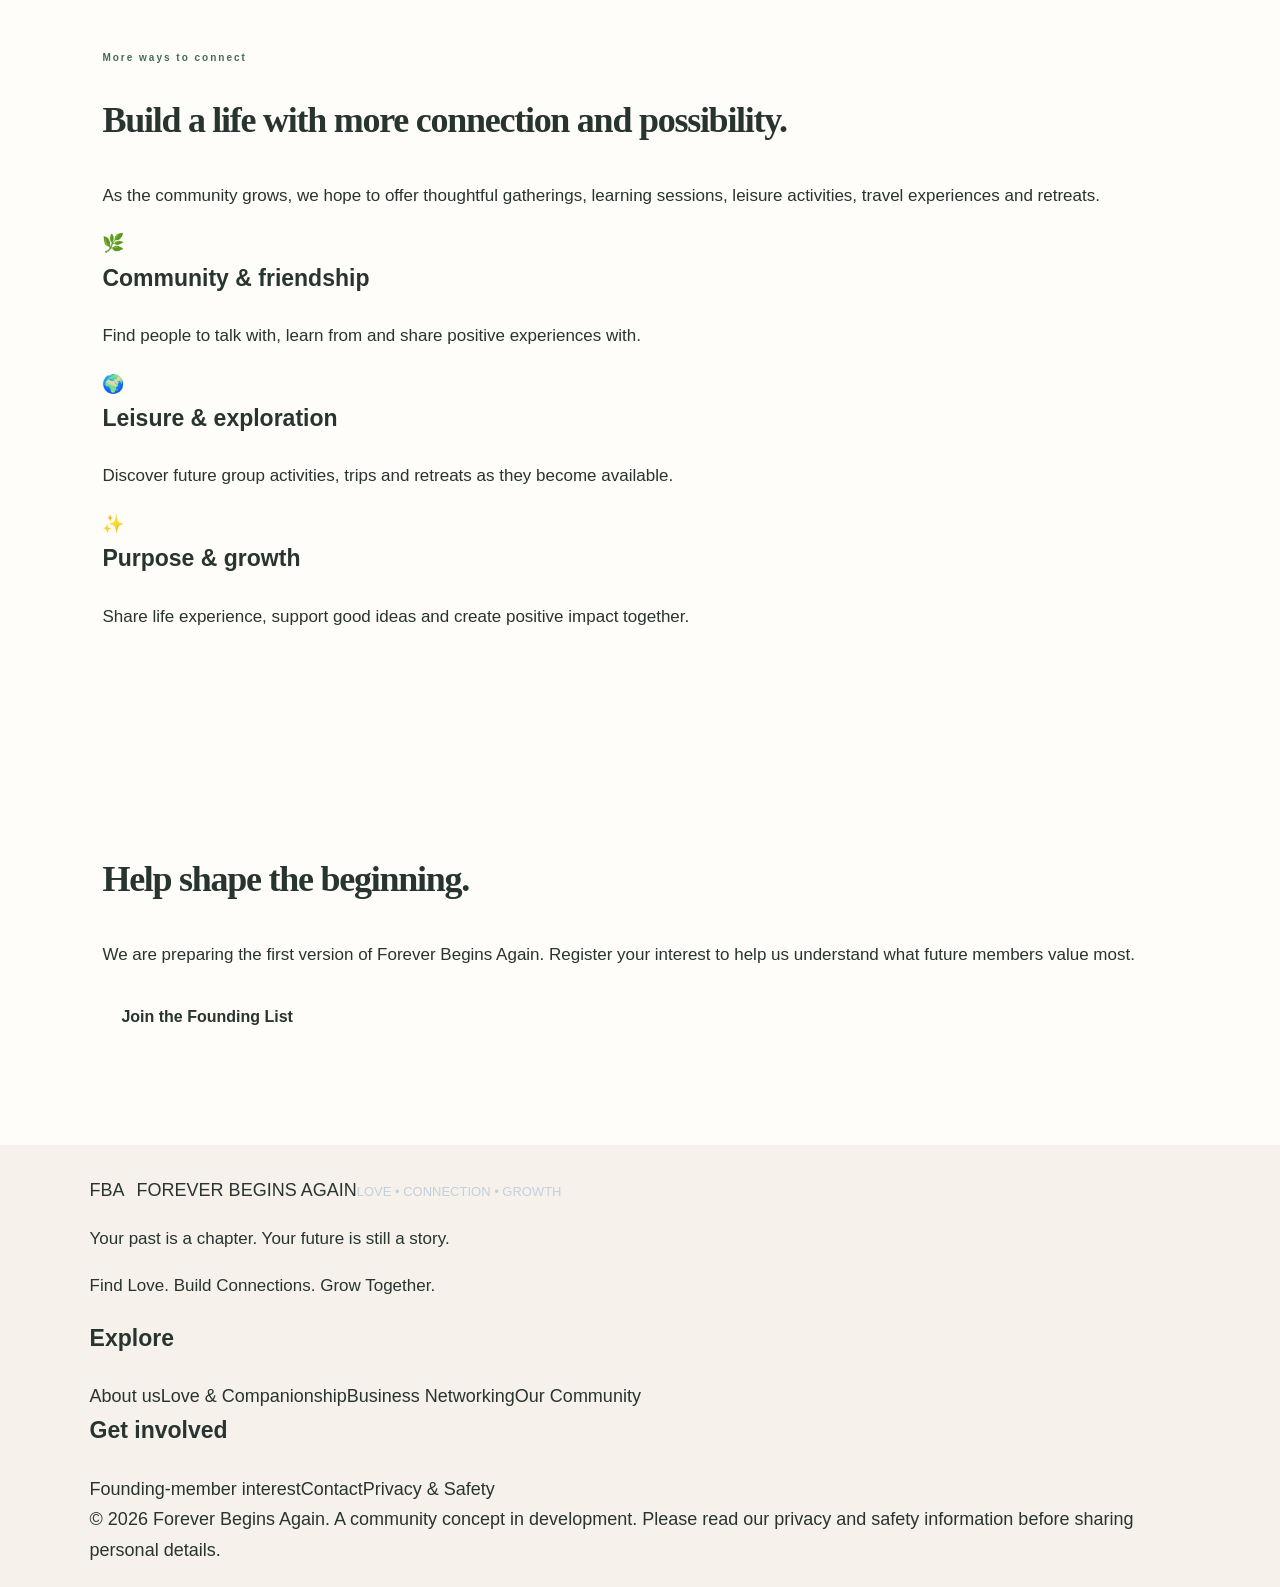
<file: index (1).html>
<!doctype html><html lang="en"><head><meta charset="utf-8"><meta name="viewport" content="width=device-width, initial-scale=1"><meta name="description" content="Forever Begins Again — love, companionship, business networking and a new chapter of connection."><title>Home | Forever Begins Again</title><link rel="stylesheet" href="styles.css"></head><body><div class="topbar">A new chapter can begin at any age. Welcome to our community.</div><div class="navwrap"><nav class="nav"><a class="brand" href="index.html"><span class="logo">FBA</span><span>FOREVER BEGINS AGAIN<small>LOVE • CONNECTION • GROWTH</small></span></a><div class="links"><a href="index.html">Home</a><a href="about.html">About</a><a href="love.html">Love &amp; Companionship</a><a href="business.html">Business Networking</a><a href="community.html">Our Community</a><a class="button" href="join.html">Join the Founding List</a></div></nav></div><main><section class="hero"><div class="hero-inner"><div><div class="eyebrow">A new chapter starts here</div><h1>Your past is a chapter. Your future is still a story.</h1><p class="lead">A welcoming community for adults ready to build meaningful companionship, lasting friendships, new connections and business relationships — at their own pace.</p><div class="hero-actions"><a class="button gold" href="join.html">Become a Founding Member</a><a class="button secondary" href="about.html">Discover Our Vision</a></div><div class="pills"><span class="pill">Love &amp; companionship</span><span class="pill">Business networking</span><span class="pill">Leisure &amp; shared experiences</span></div></div><aside class="hero-note"><div class="eyebrow">Forever Begins Again</div><div class="quote">“There is still room for friendship, purpose, love and adventure.”</div><p class="muted">A community built around second chances, shared wisdom and the possibilities ahead.</p></aside></div></section><section class="section"><div class="container"><div class="section-head"><div class="eyebrow">Choose your journey</div><h2>Two experiences. One welcoming community.</h2><p>Choose what matters to you. Members may take part in one experience or both, with clear boundaries between romantic connection and professional networking.</p></div><div class="grid two"><article class="card"><div class="icon">💛</div><h3>Love &amp; Companionship</h3><p>Meet people who value kindness, friendship, honest communication and the possibility of a meaningful relationship.</p><a href="love.html">Explore companionship →</a></article><article class="card"><div class="icon">🤝</div><h3>Business Networking</h3><p>Connect with entrepreneurs and professionals to exchange ideas, explore collaborations and learn from one another.</p><a href="business.html">Explore business connections →</a></article></div></div></section><section class="section alt"><div class="container"><div class="section-head"><div class="eyebrow">More ways to connect</div><h2>Build a life with more connection and possibility.</h2><p>As the community grows, we hope to offer thoughtful gatherings, learning sessions, leisure activities, travel experiences and retreats.</p></div><div class="grid"><article class="card"><div class="icon">🌿</div><h3>Community &amp; friendship</h3><p>Find people to talk with, learn from and share positive experiences with.</p></article><article class="card"><div class="icon">🌍</div><h3>Leisure &amp; exploration</h3><p>Discover future group activities, trips and retreats as they become available.</p></article><article class="card"><div class="icon">✨</div><h3>Purpose &amp; growth</h3><p>Share life experience, support good ideas and create positive impact together.</p></article></div></div></section><section class="section"><div class="container"><div class="banner"><div><h2>Help shape the beginning.</h2><p>We are preparing the first version of Forever Begins Again. Register your interest to help us understand what future members value most.</p></div><a class="button" href="join.html">Join the Founding List</a></div></div></section></main><footer class="footer"><div class="footer-inner"><div><a class="brand" href="index.html"><span class="logo">FBA</span><span>FOREVER BEGINS AGAIN<small style="color:#c4cede">LOVE • CONNECTION • GROWTH</small></span></a><p style="margin-top:18px">Your past is a chapter. Your future is still a story.</p><p>Find Love. Build Connections. Grow Together.</p></div><div><h3>Explore</h3><a href="about.html">About us</a><a href="love.html">Love &amp; Companionship</a><a href="business.html">Business Networking</a><a href="community.html">Our Community</a></div><div><h3>Get involved</h3><a href="join.html">Founding-member interest</a><a href="contact.html">Contact</a><a href="privacy.html">Privacy &amp; Safety</a></div></div><div class="copyright">© 2026 Forever Begins Again. A community concept in development. Please read our privacy and safety information before sharing personal details.</div></footer><script src="script.js"></script></body></html>
</file>
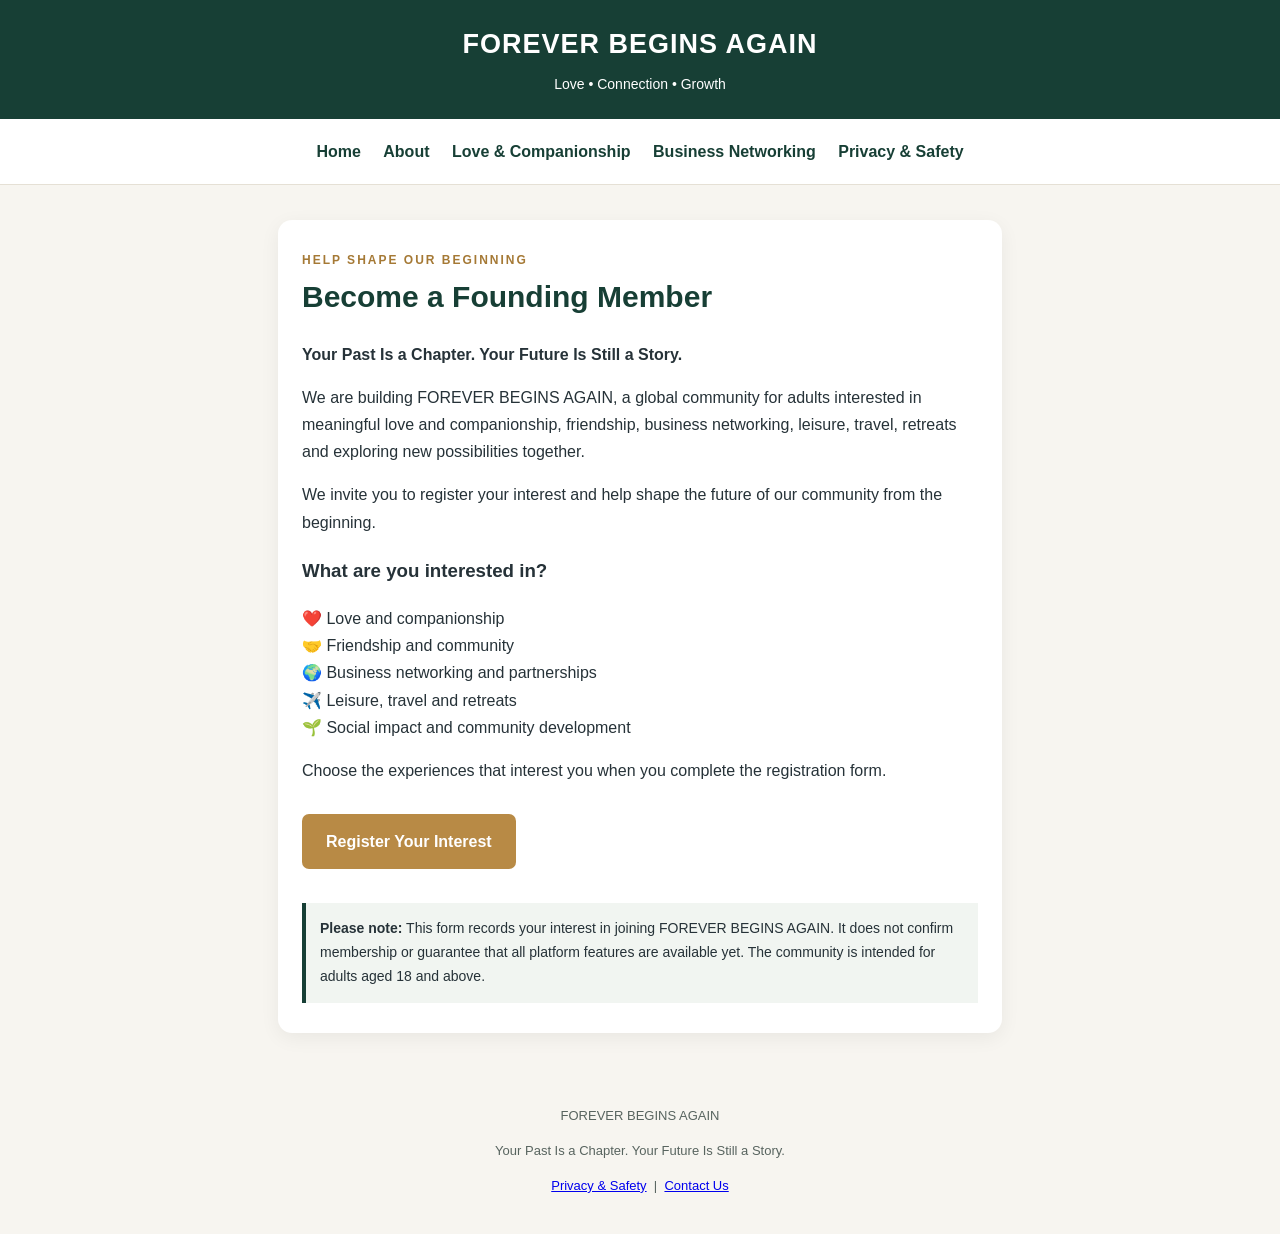
<file: join.html>
<!DOCTYPE html>
<html lang="en">
<head>
  <meta charset="UTF-8">
  <meta name="viewport" content="width=device-width, initial-scale=1.0">
  <meta name="description" content="Become a founding member of Forever Begins Again, a global community for love, companionship, friendship and business networking.">
  <title>Become a Founding Member | Forever Begins Again</title>
  <style>
    * {
      box-sizing: border-box;
    }

    body {
      margin: 0;
      font-family: Arial, sans-serif;
      background: #f7f5f0;
      color: #263238;
      line-height: 1.7;
    }

    header {
      background: #173f35;
      color: white;
      padding: 22px 16px;
      text-align: center;
    }

    header h1 {
      margin: 0;
      font-size: 27px;
      letter-spacing: 1px;
    }

    header p {
      margin: 5px 0 0;
      font-size: 14px;
    }

    nav {
      background: #ffffff;
      padding: 14px 10px;
      text-align: center;
      border-bottom: 1px solid #e5e0d5;
    }

    nav a {
      color: #173f35;
      text-decoration: none;
      margin: 5px 9px;
      font-weight: bold;
      display: inline-block;
    }

    main {
      max-width: 760px;
      margin: 35px auto;
      padding: 0 18px;
    }

    .card {
      background: white;
      border-radius: 14px;
      padding: 30px 24px;
      box-shadow: 0 5px 20px rgba(0, 0, 0, 0.06);
    }

    .eyebrow {
      color: #a57935;
      text-transform: uppercase;
      font-weight: bold;
      letter-spacing: 2px;
      font-size: 12px;
    }

    h2 {
      color: #173f35;
      font-size: 30px;
      line-height: 1.25;
      margin-top: 8px;
    }

    .button {
      display: inline-block;
      background: #b88a45;
      color: white;
      padding: 14px 24px;
      border-radius: 7px;
      text-decoration: none;
      font-weight: bold;
      margin: 14px 0;
    }

    .button:hover {
      background: #946c30;
    }

    .note {
      background: #f1f5f1;
      border-left: 4px solid #173f35;
      padding: 14px;
      margin-top: 20px;
      font-size: 14px;
    }

    footer {
      text-align: center;
      padding: 24px 15px;
      color: #58645f;
      font-size: 13px;
    }

    @media (max-width: 480px) {
      .card {
        padding: 23px 17px;
      }

      h2 {
        font-size: 25px;
      }
    }
  </style>
</head>

<body>
  <header>
    <h1>FOREVER BEGINS AGAIN</h1>
    <p>Love • Connection • Growth</p>
  </header>

  <nav>
    <a href="index.html">Home</a>
    <a href="about.html">About</a>
    <a href="love.html">Love &amp; Companionship</a>
    <a href="business.html">Business Networking</a>
    <a href="privacy.html">Privacy &amp; Safety</a>
  </nav>

  <main>
    <section class="card">
      <div class="eyebrow">Help shape our beginning</div>

      <h2>Become a Founding Member</h2>

      <p>
        <strong>Your Past Is a Chapter. Your Future Is Still a Story.</strong>
      </p>

      <p>
        We are building FOREVER BEGINS AGAIN, a global community for adults
        interested in meaningful love and companionship, friendship,
        business networking, leisure, travel, retreats and exploring new
        possibilities together.
      </p>

      <p>
        We invite you to register your interest and help shape the future
        of our community from the beginning.
      </p>

      <h3>What are you interested in?</h3>

      <p>
        ❤️ Love and companionship<br>
        🤝 Friendship and community<br>
        🌍 Business networking and partnerships<br>
        ✈️ Leisure, travel and retreats<br>
        🌱 Social impact and community development
      </p>

      <p>
        Choose the experiences that interest you when you complete the
        registration form.
      </p>

      <a
        class="button"
        href="https://docs.google.com/forms/d/e/1FAIpQLScVeWrtAqOMfUhqekjsjx_aUAr0gSQWoylRcv57Bm2ZtqbfTw/viewform?usp=header"
        target="_blank"
        rel="noopener noreferrer">
        Register Your Interest
      </a>

      <div class="note">
        <strong>Please note:</strong> This form records your interest in
        joining FOREVER BEGINS AGAIN. It does not confirm membership or
        guarantee that all platform features are available yet.
        The community is intended for adults aged 18 and above.
      </div>
    </section>
  </main>

  <footer>
    <p>FOREVER BEGINS AGAIN</p>
    <p>Your Past Is a Chapter. Your Future Is Still a Story.</p>
    <p>
      <a href="privacy.html">Privacy &amp; Safety</a>
      &nbsp;|&nbsp;
      <a href="contact.html">Contact Us</a>
    </p>
  </footer>
</body>
</html>
</file>
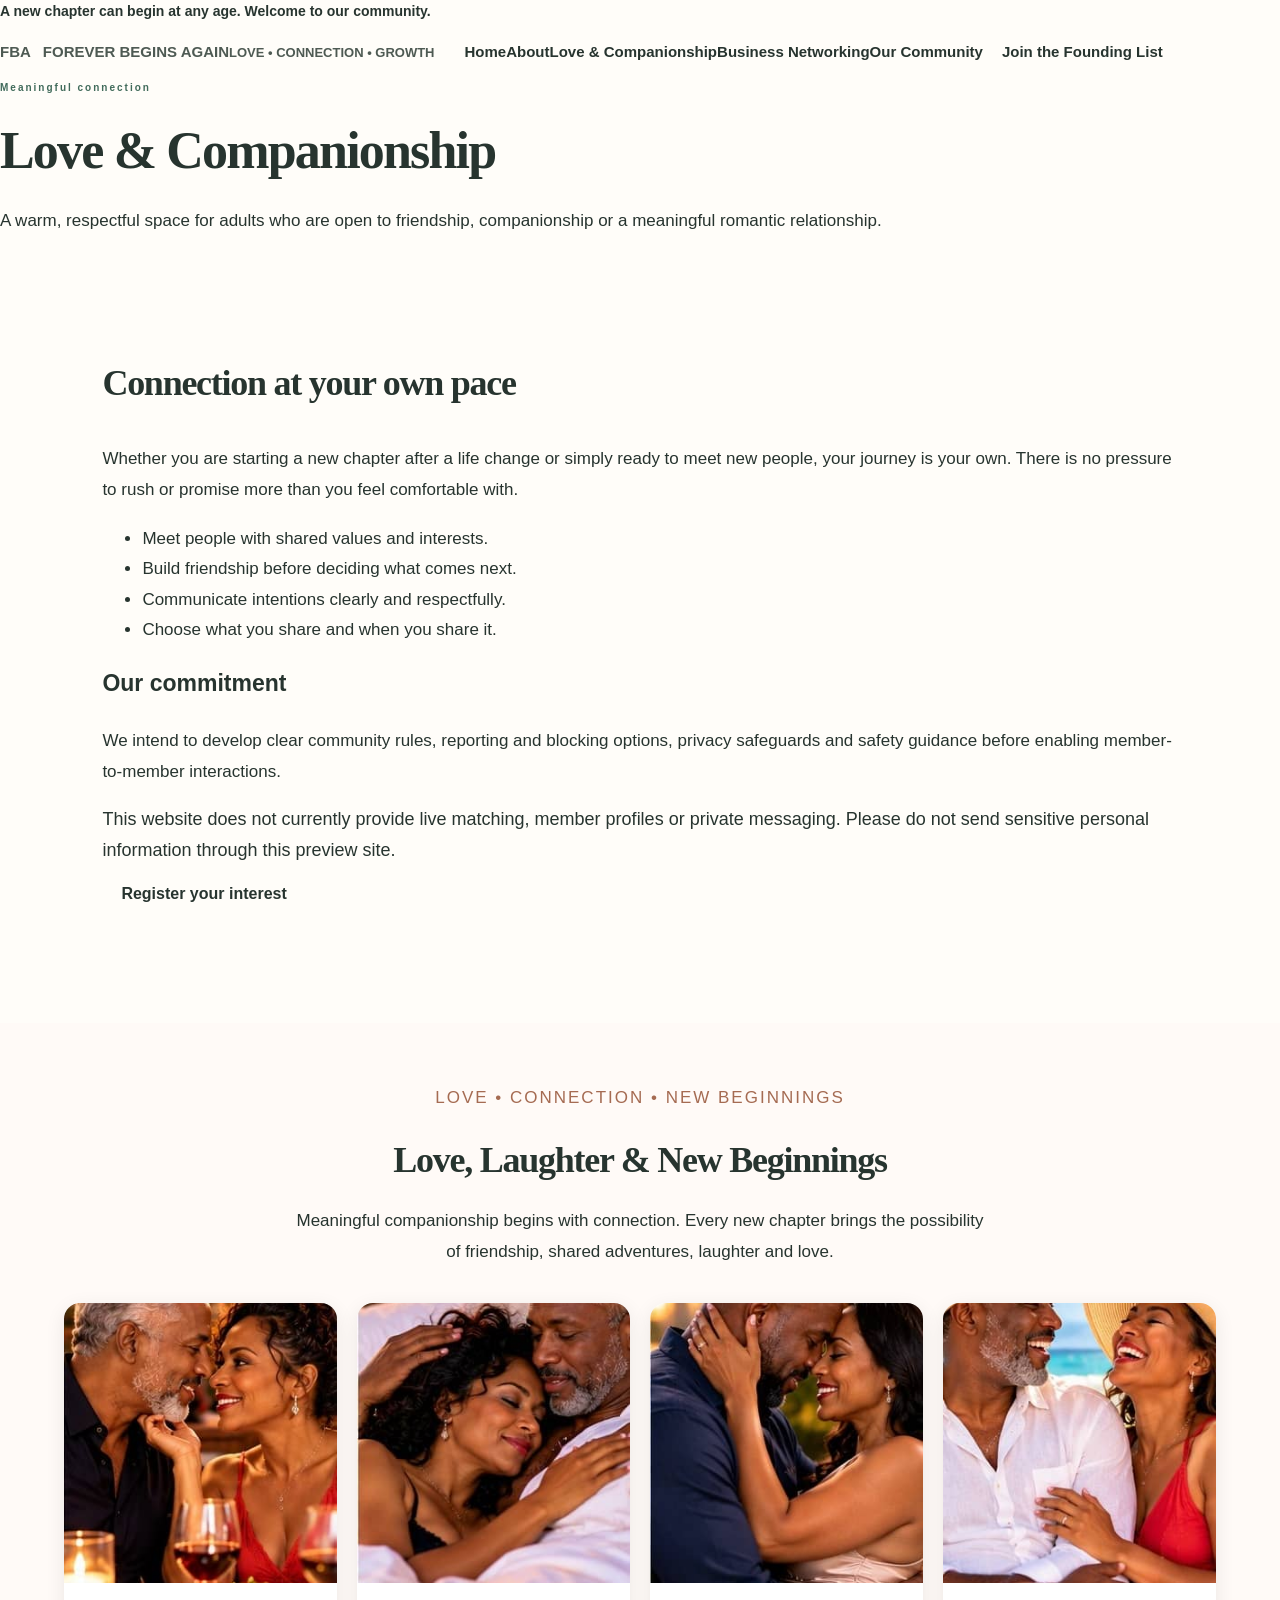
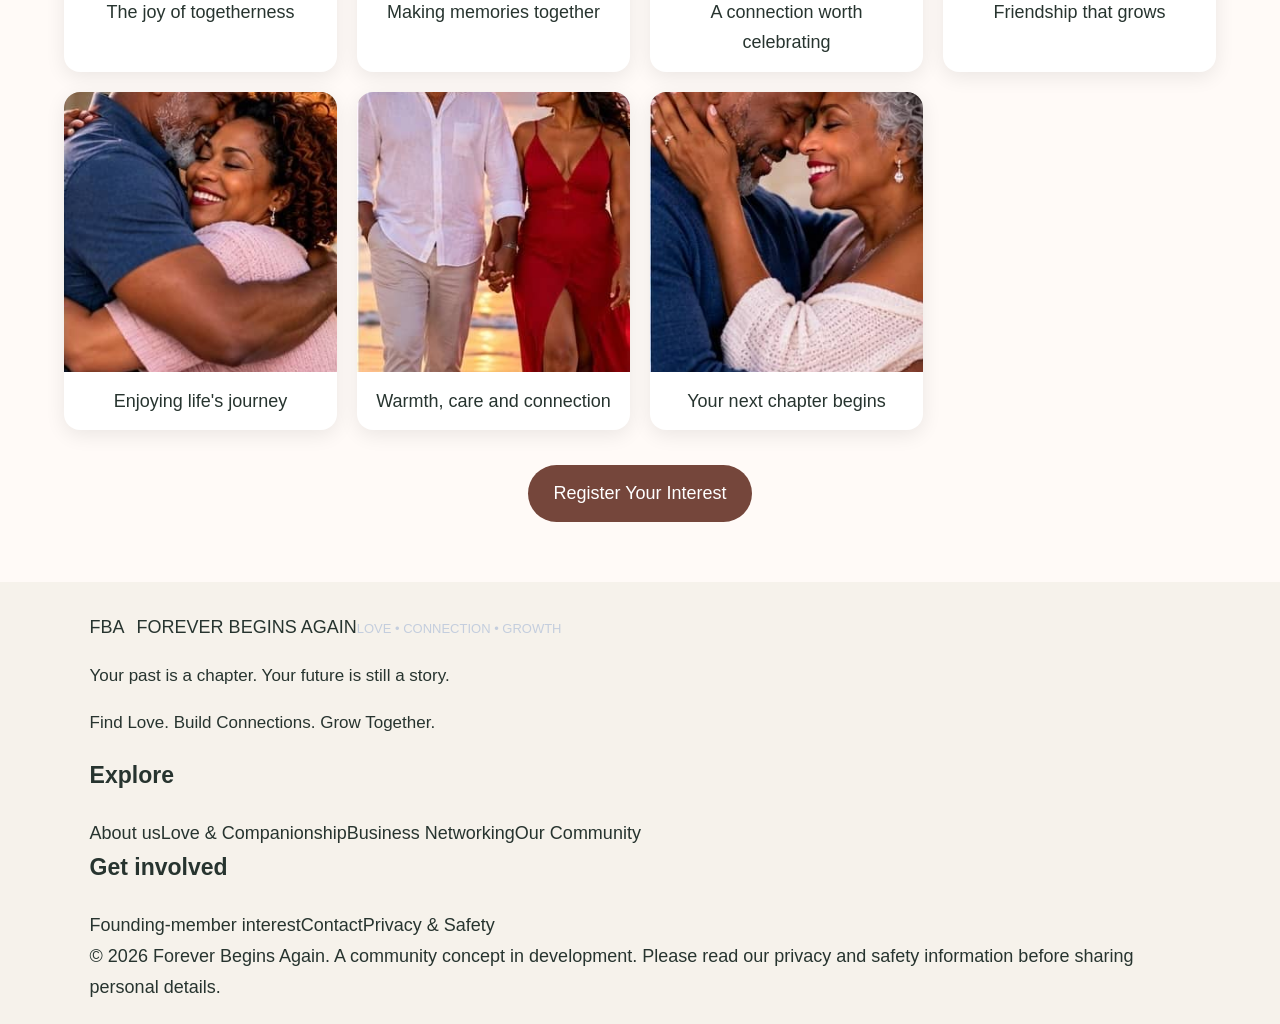
<file: love.html>
<!doctype html><html lang="en"><head><meta charset="utf-8"><meta name="viewport" content="width=device-width, initial-scale=1"><meta name="description" content="Forever Begins Again — love, companionship, business networking and a new chapter of connection."><title>Love & Companionship | Forever Begins Again</title><link rel="stylesheet" href="styles.css"></head><body><div class="topbar">A new chapter can begin at any age. Welcome to our community.</div><div class="navwrap"><nav class="nav"><a class="brand" href="index.html"><span class="logo">FBA</span><span>FOREVER BEGINS AGAIN<small>LOVE • CONNECTION • GROWTH</small></span></a><div class="links"><a href="index.html">Home</a><a href="about.html">About</a><a href="love.html">Love &amp; Companionship</a><a href="business.html">Business Networking</a><a href="community.html">Our Community</a><a class="button" href="join.html">Join the Founding List</a></div></nav></div><main><section class="pagehero"><div class="container"><div class="eyebrow">Meaningful connection</div><h1>Love &amp; Companionship</h1><p>A warm, respectful space for adults who are open to friendship, companionship or a meaningful romantic relationship.</p></div></section><section class="section"><div class="container grid two"><article><h2>Connection at your own pace</h2><p>Whether you are starting a new chapter after a life change or simply ready to meet new people, your journey is your own. There is no pressure to rush or promise more than you feel comfortable with.</p><ul class="list"><li>Meet people with shared values and interests.</li><li>Build friendship before deciding what comes next.</li><li>Communicate intentions clearly and respectfully.</li><li>Choose what you share and when you share it.</li></ul></article><article class="card"><h3>Our commitment</h3><p>We intend to develop clear community rules, reporting and blocking options, privacy safeguards and safety guidance before enabling member-to-member interactions.</p><div class="notice">This website does not currently provide live matching, member profiles or private messaging. Please do not send sensitive personal information through this preview site.</div><a class="button" href="join.html">Register your interest</a></article></div></section><section style="padding:60px 5%;background:#fffaf7;">
  <div style="max-width:1200px;margin:auto;">
    <p style="text-align:center;color:#a56b52;letter-spacing:2px;text-transform:uppercase;">Love • Connection • New Beginnings</p>
    <h2 style="text-align:center;font-size:clamp(26px,4vw,40px);margin:10px 0 15px;">Love, Laughter &amp; New Beginnings</h2>
    <p style="text-align:center;max-width:700px;margin:0 auto 35px;line-height:1.8;">Meaningful companionship begins with connection. Every new chapter brings the possibility of friendship, shared adventures, laughter and love.</p>

    <div style="display:grid;grid-template-columns:repeat(auto-fit,minmax(220px,1fr));gap:20px;">
      <figure style="margin:0;border-radius:16px;overflow:hidden;background:white;box-shadow:0 5px 20px #00000015;">
        <img src="WhatsApp%20Image%202026-10-27%20at%2016.52.46.jpeg" alt="A couple enjoying a joyful moment" loading="lazy" style="width:100%;height:280px;object-fit:cover;display:block;">
        <figcaption style="padding:14px;text-align:center;">The joy of togetherness</figcaption>
      </figure>

      <figure style="margin:0;border-radius:16px;overflow:hidden;background:white;box-shadow:0 5px 20px #00000015;">
        <img src="WhatsApp%20Image%202026-10-27%20at%2016.52.46%20%281%29.jpeg" alt="A couple sharing a special moment" loading="lazy" style="width:100%;height:280px;object-fit:cover;display:block;">
        <figcaption style="padding:14px;text-align:center;">Making memories together</figcaption>
      </figure>

      <figure style="margin:0;border-radius:16px;overflow:hidden;background:white;box-shadow:0 5px 20px #00000015;">
        <img src="WhatsApp%20Image%202026-10-27%20at%2016.52.46%20%282%29.jpeg" alt="A couple celebrating their connection" loading="lazy" style="width:100%;height:280px;object-fit:cover;display:block;">
        <figcaption style="padding:14px;text-align:center;">A connection worth celebrating</figcaption>
      </figure>

      <figure style="margin:0;border-radius:16px;overflow:hidden;background:white;box-shadow:0 5px 20px #00000015;">
        <img src="WhatsApp%20Image%202026-10-27%20at%2016.52.46%20%283%29.jpeg" alt="Two people enjoying companionship" loading="lazy" style="width:100%;height:280px;object-fit:cover;display:block;">
        <figcaption style="padding:14px;text-align:center;">Friendship that grows</figcaption>
      </figure>

      <figure style="margin:0;border-radius:16px;overflow:hidden;background:white;box-shadow:0 5px 20px #00000015;">
        <img src="WhatsApp%20Image%202026-10-27%20at%2016.52.47.jpeg" alt="A couple enjoying life's journey" loading="lazy" style="width:100%;height:280px;object-fit:cover;display:block;">
        <figcaption style="padding:14px;text-align:center;">Enjoying life's journey</figcaption>
      </figure>

      <figure style="margin:0;border-radius:16px;overflow:hidden;background:white;box-shadow:0 5px 20px #00000015;">
        <img src="WhatsApp%20Image%202026-10-27%20at%2016.52.47%20%281%29.jpeg" alt="A moment of warmth and connection" loading="lazy" style="width:100%;height:280px;object-fit:cover;display:block;">
        <figcaption style="padding:14px;text-align:center;">Warmth, care and connection</figcaption>
      </figure>

      <figure style="margin:0;border-radius:16px;overflow:hidden;background:white;box-shadow:0 5px 20px #00000015;">
        <img src="WhatsApp%20Image%202026-10-27%20at%2016.52.47%20%282%29.jpeg" alt="A couple beginning a new chapter together" loading="lazy" style="width:100%;height:280px;object-fit:cover;display:block;">
        <figcaption style="padding:14px;text-align:center;">Your next chapter begins</figcaption>
      </figure>
    </div>

    <div style="text-align:center;margin-top:35px;">
      <a href="join.html" style="display:inline-block;padding:13px 25px;background:#75463b;color:white;text-decoration:none;border-radius:30px;">Register Your Interest</a>
    </div>
  </div>
</section></main><footer class="footer"><div class="footer-inner"><div><a class="brand" href="index.html"><span class="logo">FBA</span><span>FOREVER BEGINS AGAIN<small style="color:#c4cede">LOVE • CONNECTION • GROWTH</small></span></a><p style="margin-top:18px">Your past is a chapter. Your future is still a story.</p><p>Find Love. Build Connections. Grow Together.</p></div><div><h3>Explore</h3><a href="about.html">About us</a><a href="love.html">Love &amp; Companionship</a><a href="business.html">Business Networking</a><a href="community.html">Our Community</a></div><div><h3>Get involved</h3><a href="join.html">Founding-member interest</a><a href="contact.html">Contact</a><a href="privacy.html">Privacy &amp; Safety</a></div></div><div class="copyright">© 2026 Forever Begins Again. A community concept in development. Please read our privacy and safety information before sharing personal details.</div></footer><script src="script.js"></script></body></html>
</file>
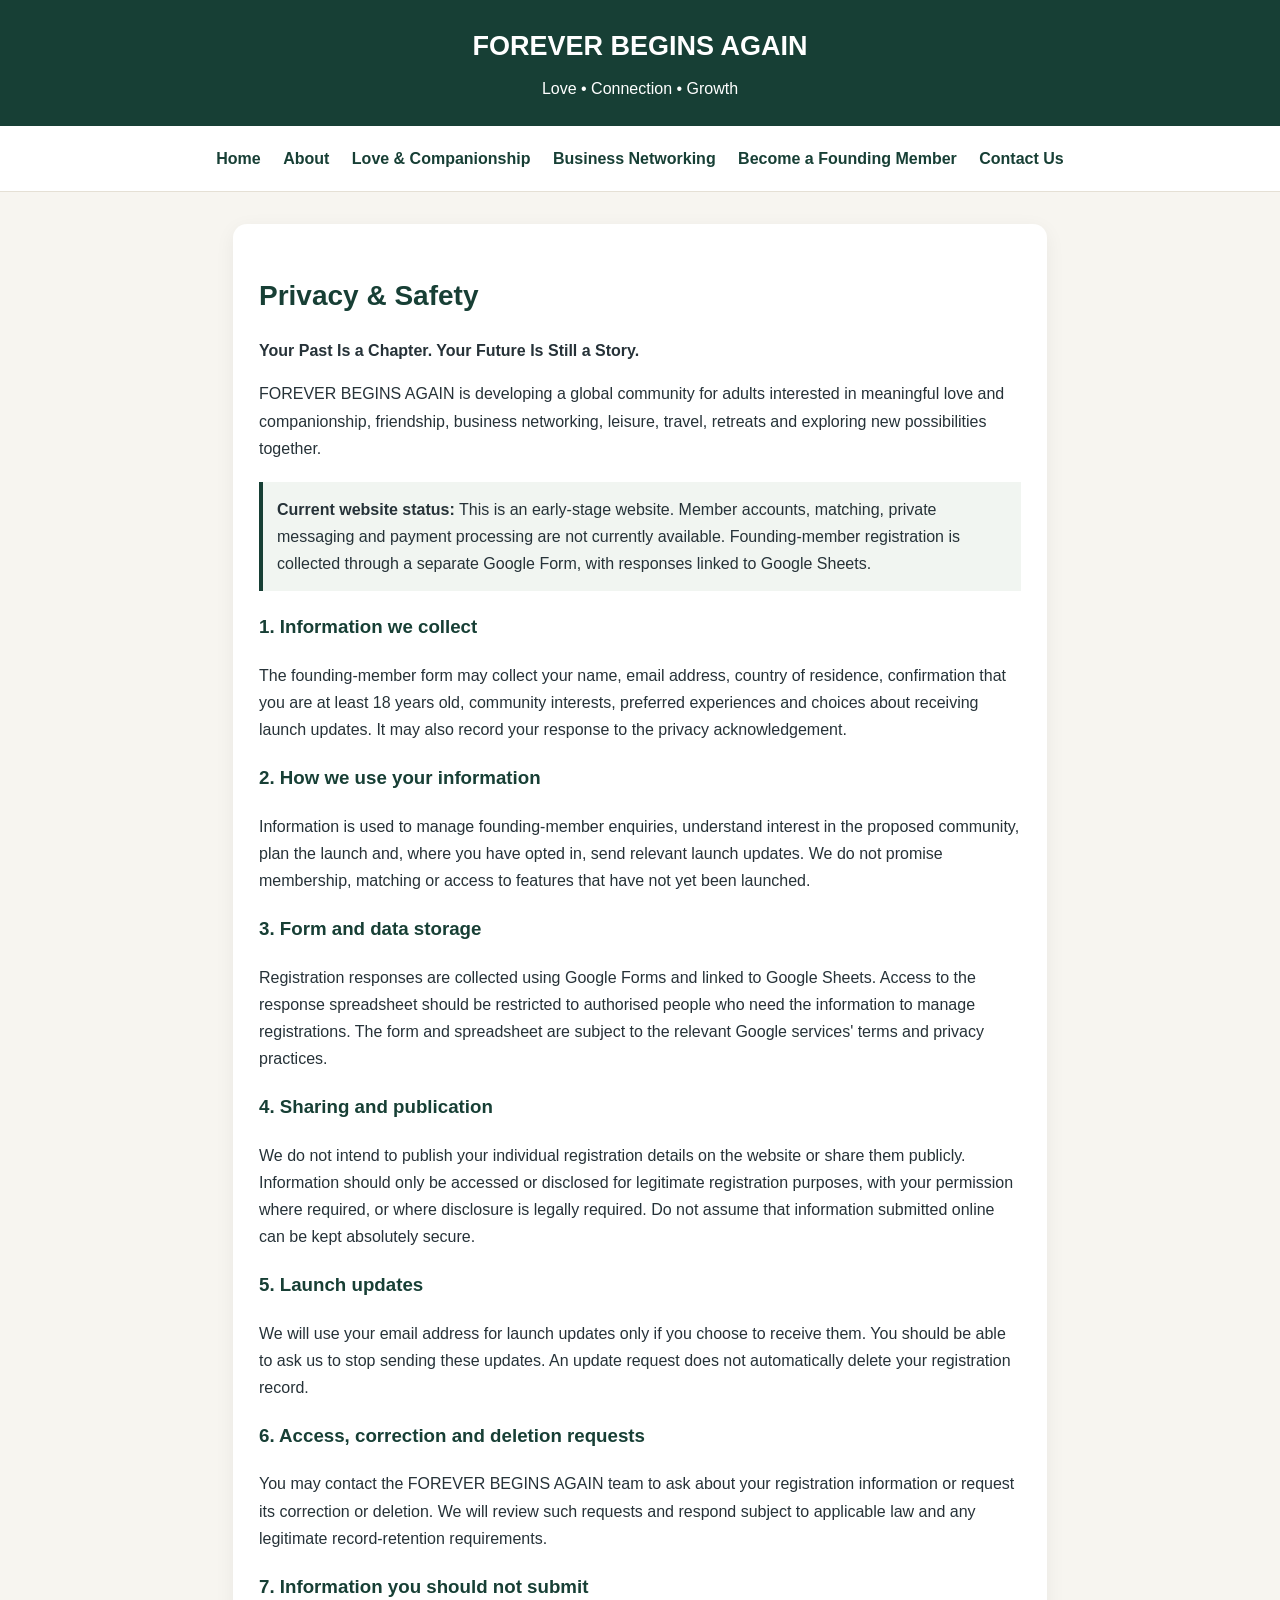
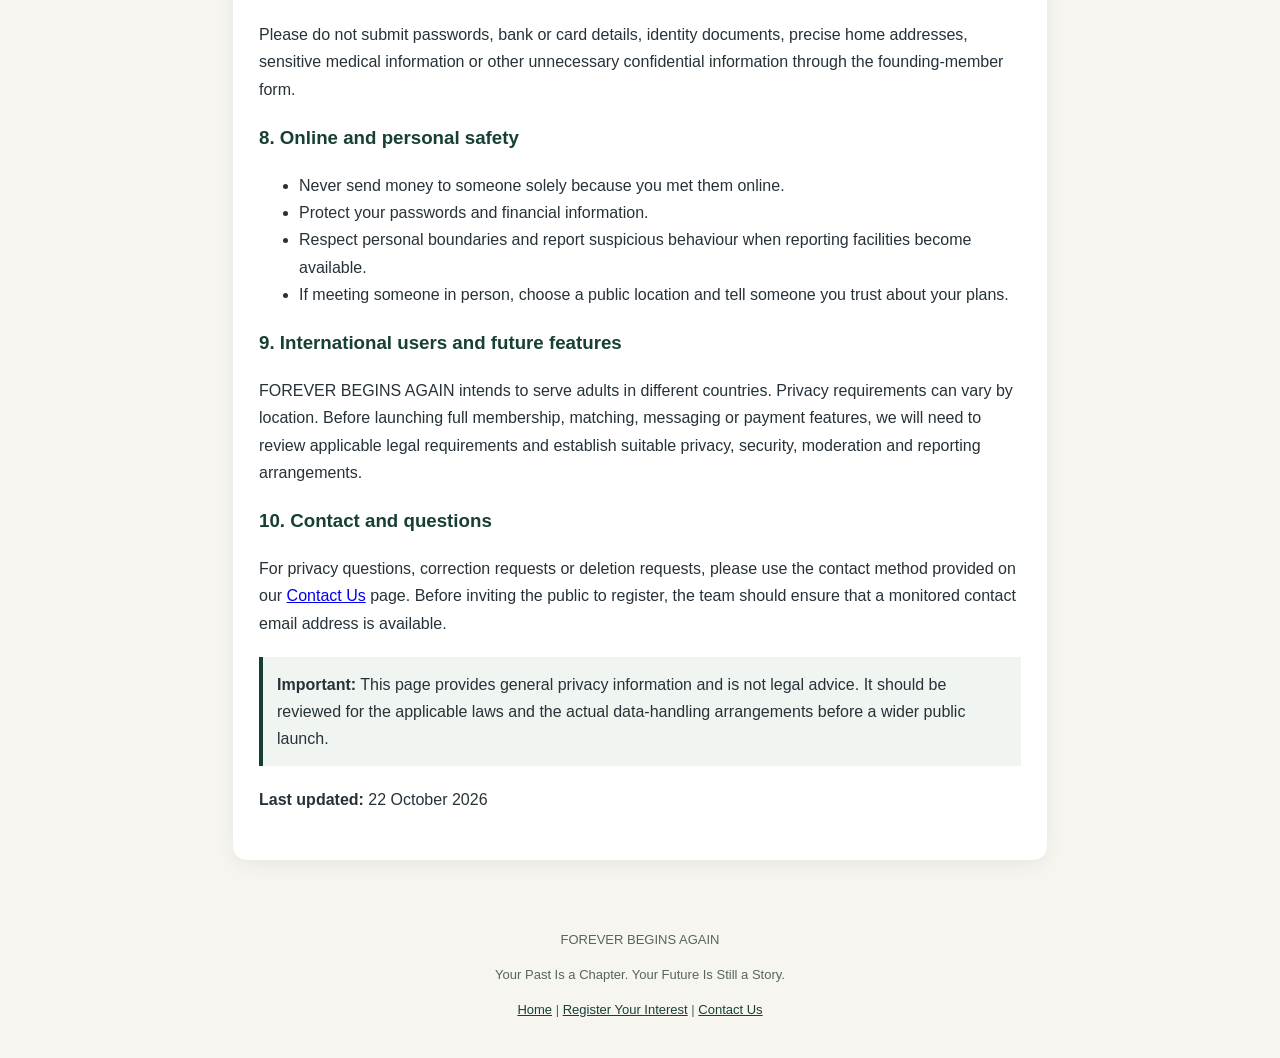
<file: privacy.html>
<!DOCTYPE html>
<html lang="en">
<head>
  <meta charset="UTF-8">
  <meta name="viewport" content="width=device-width, initial-scale=1.0">
  <meta name="description" content="Privacy and safety information for FOREVER BEGINS AGAIN founding-member registrations.">
  <title>Privacy &amp; Safety | FOREVER BEGINS AGAIN</title>
  <style>
    * { box-sizing: border-box; }
    body {
      margin: 0;
      font-family: Arial, sans-serif;
      background: #f7f5f0;
      color: #263238;
      line-height: 1.7;
    }
    header {
      background: #173f35;
      color: white;
      text-align: center;
      padding: 24px 16px;
    }
    header h1 { margin: 0; font-size: 27px; }
    header p { margin: 5px 0 0; }
    nav {
      background: white;
      padding: 14px 10px;
      text-align: center;
      border-bottom: 1px solid #e5e0d5;
    }
    nav a {
      color: #173f35;
      text-decoration: none;
      margin: 5px 9px;
      font-weight: bold;
      display: inline-block;
    }
    main {
      max-width: 850px;
      margin: 32px auto;
      padding: 0 18px;
    }
    .card {
      background: white;
      border-radius: 14px;
      padding: 30px 26px;
      box-shadow: 0 5px 20px rgba(0,0,0,0.06);
    }
    h2, h3 { color: #173f35; }
    h2 { font-size: 28px; line-height: 1.3; }
    .notice {
      background: #f1f5f1;
      border-left: 4px solid #173f35;
      padding: 14px;
      margin: 20px 0;
    }
    footer {
      text-align: center;
      padding: 24px 15px;
      color: #58645f;
      font-size: 13px;
    }
    footer a { color: #173f35; }
    @media (max-width: 480px) {
      .card { padding: 22px 17px; }
      h2 { font-size: 24px; }
    }
  </style>
</head>
<body>
  <header>
    <h1>FOREVER BEGINS AGAIN</h1>
    <p>Love • Connection • Growth</p>
  </header>

  <nav>
    <a href="index.html">Home</a>
    <a href="about.html">About</a>
    <a href="love.html">Love &amp; Companionship</a>
    <a href="business.html">Business Networking</a>
    <a href="join.html">Become a Founding Member</a>
    <a href="contact.html">Contact Us</a>
  </nav>

  <main>
    <article class="card">
      <h2>Privacy &amp; Safety</h2>
      <p><strong>Your Past Is a Chapter. Your Future Is Still a Story.</strong></p>

      <p>FOREVER BEGINS AGAIN is developing a global community for adults interested in meaningful love and companionship, friendship, business networking, leisure, travel, retreats and exploring new possibilities together.</p>

      <div class="notice">
        <strong>Current website status:</strong> This is an early-stage website. Member accounts, matching, private messaging and payment processing are not currently available. Founding-member registration is collected through a separate Google Form, with responses linked to Google Sheets.
      </div>

      <h3>1. Information we collect</h3>
      <p>The founding-member form may collect your name, email address, country of residence, confirmation that you are at least 18 years old, community interests, preferred experiences and choices about receiving launch updates. It may also record your response to the privacy acknowledgement.</p>

      <h3>2. How we use your information</h3>
      <p>Information is used to manage founding-member enquiries, understand interest in the proposed community, plan the launch and, where you have opted in, send relevant launch updates. We do not promise membership, matching or access to features that have not yet been launched.</p>

      <h3>3. Form and data storage</h3>
      <p>Registration responses are collected using Google Forms and linked to Google Sheets. Access to the response spreadsheet should be restricted to authorised people who need the information to manage registrations. The form and spreadsheet are subject to the relevant Google services' terms and privacy practices.</p>

      <h3>4. Sharing and publication</h3>
      <p>We do not intend to publish your individual registration details on the website or share them publicly. Information should only be accessed or disclosed for legitimate registration purposes, with your permission where required, or where disclosure is legally required. Do not assume that information submitted online can be kept absolutely secure.</p>

      <h3>5. Launch updates</h3>
      <p>We will use your email address for launch updates only if you choose to receive them. You should be able to ask us to stop sending these updates. An update request does not automatically delete your registration record.</p>

      <h3>6. Access, correction and deletion requests</h3>
      <p>You may contact the FOREVER BEGINS AGAIN team to ask about your registration information or request its correction or deletion. We will review such requests and respond subject to applicable law and any legitimate record-retention requirements.</p>

      <h3>7. Information you should not submit</h3>
      <p>Please do not submit passwords, bank or card details, identity documents, precise home addresses, sensitive medical information or other unnecessary confidential information through the founding-member form.</p>

      <h3>8. Online and personal safety</h3>
      <ul>
        <li>Never send money to someone solely because you met them online.</li>
        <li>Protect your passwords and financial information.</li>
        <li>Respect personal boundaries and report suspicious behaviour when reporting facilities become available.</li>
        <li>If meeting someone in person, choose a public location and tell someone you trust about your plans.</li>
      </ul>

      <h3>9. International users and future features</h3>
      <p>FOREVER BEGINS AGAIN intends to serve adults in different countries. Privacy requirements can vary by location. Before launching full membership, matching, messaging or payment features, we will need to review applicable legal requirements and establish suitable privacy, security, moderation and reporting arrangements.</p>

      <h3>10. Contact and questions</h3>
      <p>For privacy questions, correction requests or deletion requests, please use the contact method provided on our <a href="contact.html">Contact Us</a> page. Before inviting the public to register, the team should ensure that a monitored contact email address is available.</p>

      <div class="notice">
        <strong>Important:</strong> This page provides general privacy information and is not legal advice. It should be reviewed for the applicable laws and the actual data-handling arrangements before a wider public launch.
      </div>

      <p><strong>Last updated:</strong> 22 October 2026</p>
    </article>
  </main>

  <footer>
    <p>FOREVER BEGINS AGAIN</p>
    <p>Your Past Is a Chapter. Your Future Is Still a Story.</p>
    <p><a href="index.html">Home</a> | <a href="join.html">Register Your Interest</a> | <a href="contact.html">Contact Us</a></p>
  </footer>
</body>
</html>
</file>
<file: styles.css>
:root{--ink:#27342f;--muted:#65716a;--cream:#f8f5ef;--paper:#fffdf9;--green:#294f43;--green2:#416b5b;--gold:#c99d62;--rose:#d8a79b;--line:#e8e2d8;--serif:"Playfair Display",Georgia,serif;--sans:"DM Sans",Arial,sans-serif}
*{box-sizing:border-box}html{scroll-behavior:smooth}body{margin:0;color:var(--ink);background:var(--paper);font-family:var(--sans);line-height:1.6}a{color:inherit;text-decoration:none}.announcement{background:var(--green);color:#fff;text-align:center;padding:9px 16px;font-size:12px;letter-spacing:.025em}.announcement a{color:#f0d4a8;margin-left:8px;font-weight:700}.site-header{height:88px;display:flex;align-items:center;justify-content:space-between;padding:0 6.5%;border-bottom:1px solid rgba(39,52,47,.08);background:rgba(255,253,249,.94);position:sticky;top:0;z-index:10;backdrop-filter:blur(12px)}.brand{display:flex;align-items:center;gap:12px}.brand-mark{width:42px;height:42px;border-radius:50%;display:grid;place-items:center;background:var(--green);color:white;font-family:var(--serif);font-size:24px;position:relative}.brand-mark span{font-family:var(--sans);font-size:11px;color:#e6bd82;position:absolute;right:6px;top:4px}.brand-name{font-size:11px;letter-spacing:.13em;font-weight:500;line-height:1.6}.brand-name b{display:block;letter-spacing:.23em;color:var(--green)}.nav{display:flex;align-items:center;gap:30px;font-size:12px;font-weight:600}.nav>a:not(.nav-cta){color:#4e5a53}.nav>a:hover,.text-link:hover{color:var(--gold)}.nav-cta{padding:12px 18px;border:1px solid var(--green);border-radius:3px;color:var(--green)}.nav-cta:hover{background:var(--green);color:white}.menu-toggle{display:none;border:0;background:none;font-size:24px;color:var(--green)}
.hero{display:grid;grid-template-columns:1.03fr .97fr;min-height:610px;padding:66px 6.5% 60px;gap:4%;align-items:center;overflow:hidden;background:linear-gradient(110deg,#fbf8f2 0%,#fbf8f2 50%,#f2e9dc 100%)}.hero-content{max-width:570px;position:relative;z-index:1}.eyebrow,.section-kicker{font-size:10px;font-weight:700;letter-spacing:.2em;color:var(--green2)}.eyebrow{display:flex;align-items:center;gap:10px;margin-bottom:24px}.eyebrow span{display:inline-block;width:28px;height:1px;background:var(--gold)}h1,h2,h3,p{margin-top:0}h1,h2{font-family:var(--serif);font-weight:500;letter-spacing:-.035em}h1{font-size:clamp(42px,5vw,68px);line-height:1.12;margin-bottom:23px}h1 em,h2 em,blockquote em{font-weight:500;color:var(--green2)}.hero-copy{font-size:15px;color:var(--muted);max-width:490px;line-height:1.9;margin-bottom:28px}.hero-actions{display:flex;align-items:center;gap:24px;flex-wrap:wrap}.button{display:inline-flex;align-items:center;gap:22px;padding:15px 19px;font-size:12px;font-weight:700;border-radius:3px}.button-primary{background:var(--green);color:#fff;box-shadow:0 7px 18px #294f431a}.button-primary:hover{background:#1d3e33}.button span,.arrow-link span{font-size:18px}.text-link{font-size:12px;font-weight:700}.hero-note{display:flex;align-items:center;gap:12px;margin-top:36px;color:#7c837c;font-size:11px;max-width:390px}.note-icon{color:var(--gold);font-size:22px}.hero-art{height:450px;position:relative;max-width:550px;width:100%;justify-self:end;border-radius:48% 48% 4px 4px;background:linear-gradient(160deg,#e7c7a9 0%,#f0d8bc 47%,#b8c5b1 47.2%,#809b86 100%);overflow:hidden;box-shadow:0 24px 60px #443a281c}.sun{position:absolute;top:54px;left:calc(50% - 100px);width:200px;height:200px;border-radius:50%;background:#f9e8c9;opacity:.9}.path{position:absolute;border:1px solid rgba(255,255,255,.45);border-radius:50%;transform:rotate(-24deg)}.path-one{width:540px;height:250px;left:-10px;top:180px}.path-two{width:440px;height:190px;left:50px;top:210px}.person{position:absolute;bottom:65px;width:150px;height:250px}.person-one{left:20%;transform:rotate(-3deg)}.person-two{right:16%;transform:rotate(4deg)}.person .head{position:absolute;top:0;left:45px;width:65px;height:76px;background:#8a5945;border-radius:47% 48% 43% 43%;z-index:2}.person-two .head{background:#b77f61}.person .body{position:absolute;bottom:0;left:10px;width:135px;height:195px;border-radius:55px 55px 10px 10px;background:#315c50;clip-path:polygon(25% 0,75% 0,100% 100%,0 100%)}.person-two .body{background:#d2a16e;clip-path:polygon(25% 0,75% 0,100% 100%,0 100%)}.floating-card{position:absolute;bottom:34px;left:8%;display:flex;align-items:center;gap:12px;background:#fffdf9;padding:14px 18px;border-radius:5px;box-shadow:0 8px 28px #27342f20}.heart{font-size:30px;color:#bd816d}.floating-card strong,.floating-card small{display:block}.floating-card strong{font-size:12px}.floating-card small{font-size:9px;color:var(--muted);margin-top:2px}.art-label{position:absolute;top:27px;left:0;right:0;text-align:center;letter-spacing:.2em;font-size:9px;color:#735a45}.art-caption{position:absolute;right:16px;top:48%;writing-mode:vertical-rl;font-family:var(--serif);font-size:13px;letter-spacing:.05em;color:#fffdf5}
.trust-strip{display:grid;grid-template-columns:repeat(4,1fr);padding:25px 7%;border-bottom:1px solid var(--line);gap:20px;background:#fffdf9}.trust-strip>div{display:flex;align-items:center;gap:12px;justify-content:center}.strip-icon{width:36px;height:36px;display:grid;place-items:center;border:1px solid #d9c9b3;border-radius:50%;color:var(--green);font-size:19px}.trust-strip b,.trust-strip small{display:block}.trust-strip b{font-size:11px}.trust-strip small{font-size:10px;color:#8b928b;margin-top:2px}
.section{padding:100px 8%}.intro{background:#fffdf9}.intro-grid{display:grid;grid-template-columns:1fr 1fr;gap:10%;margin-top:24px;align-items:start}.intro h2,.section-heading h2{font-size:clamp(34px,4vw,49px);line-height:1.22;margin:0}.intro-text{font-size:13px;line-height:2;color:var(--muted);max-width:520px}.intro-text strong{color:var(--green)}.connection-section{background:var(--cream)}.section-heading{text-align:center;max-width:630px;margin:0 auto 42px}.section-heading .section-kicker{margin-bottom:18px}.section-heading h2{margin-bottom:18px}.section-heading p{font-size:13px;color:var(--muted);line-height:1.9}.feature-grid{display:grid;grid-template-columns:1fr 1fr;gap:24px;max-width:980px;margin:auto}.feature-card{padding:34px 38px 32px;background:#fffdf9;border:1px solid #ebe5da;min-height:390px;position:relative;overflow:hidden}.feature-card.business{background:#eef1e9}.feature-illustration{height:105px;position:relative;display:flex;align-items:center;justify-content:center;margin-bottom:14px}.big-symbol{font-size:70px;line-height:1;color:#b67f6b;font-family:var(--serif);font-weight:400}.business .big-symbol{color:var(--green);font-family:var(--sans);font-weight:400}.spark{position:absolute;color:var(--gold);font-size:25px}.spark-a{left:35%;top:5px}.spark-b{right:32%;bottom:10px}.orbit{position:absolute;border:1px solid #8da08b;border-radius:50%;width:100px;height:55px;transform:rotate(25deg)}.orbit-b{transform:rotate(-30deg);width:120px;height:65px;border-color:#c6a77c}.card-tag{font-size:9px;letter-spacing:.19em;font-weight:700;color:#8e7864;margin-bottom:10px}.feature-card h3{font-family:var(--serif);font-size:27px;line-height:1.3;font-weight:500;margin-bottom:12px}.feature-card p{font-size:12px;color:var(--muted);line-height:1.9;max-width:390px}.arrow-link{display:inline-flex;gap:20px;align-items:center;margin-top:8px;font-size:11px;font-weight:700;color:var(--green)}.separation-note{max-width:900px;margin:26px auto 0;font-size:10px;color:#737c73;text-align:center}.separation-note span{color:var(--gold);margin-right:6px;font-size:16px}
.quote-section{padding:80px 20px;text-align:center;background:var(--green);color:#fffdf9;position:relative;overflow:hidden}.quote-section:before,.quote-section:after{content:"";position:absolute;width:280px;height:280px;border:1px solid #ffffff16;border-radius:50%}.quote-section:before{left:-120px;top:-120px}.quote-section:after{right:-100px;bottom:-180px}.quote-mark{font-family:var(--serif);font-size:68px;color:#e1bd88;height:52px}.quote-section blockquote{font-family:var(--serif);font-size:clamp(27px,3.5vw,43px);line-height:1.4;margin:12px auto 17px;position:relative}.quote-section blockquote em{color:#e3bd8d}.quote-section p{font-size:12px;color:#d2ded5;margin:0}
.journey-section{background:#fffdf9}.journey-section .section-heading{margin-bottom:52px}.steps{display:grid;grid-template-columns:repeat(3,1fr);gap:35px;max-width:1000px;margin:auto}.step{position:relative;border-top:1px solid var(--line);padding:27px 10px 0 0}.step-number{font-size:10px;color:var(--gold);letter-spacing:.15em;font-weight:700}.step-icon{position:absolute;right:10px;top:17px;font-size:27px;color:var(--green2)}.step h3{font-family:var(--serif);font-weight:500;font-size:23px;margin:22px 0 9px}.step p{font-size:12px;color:var(--muted);line-height:1.9;max-width:270px}
.join-section{background:linear-gradient(120deg,#2a5145,#203f35);color:white;text-align:center;padding:85px 20px 78px;position:relative;overflow:hidden}.join-section:before,.join-section:after{content:"";position:absolute;border:1px solid #ffffff17;border-radius:50%;width:420px;height:420px}.join-section:before{left:-220px;top:-200px}.join-section:after{right:-220px;bottom:-280px}.join-decoration{color:#d8b37d;font-size:38px;margin-bottom:7px}.section-kicker.light{color:#e2c394;margin-bottom:16px}.join-content{max-width:610px;margin:auto;position:relative;z-index:1}.join-content h2{font-size:clamp(36px,4vw,52px);line-height:1.2;margin-bottom:17px}.join-content h2 em{color:#e5c394}.join-content>p{font-size:12px;color:#d3dfd7;line-height:1.9;max-width:520px;margin:0 auto 25px}.interest-form{display:flex;gap:8px;max-width:500px;margin:0 auto}.interest-form input{flex:1;min-width:0;padding:15px 16px;border:1px solid #ffffff50;background:#ffffff0d;color:white;border-radius:3px;font:inherit;font-size:12px}.interest-form input::placeholder{color:#d6e0d9}.interest-form button{border:0;background:#e1bd88;color:#263d33;font:inherit;font-size:11px;font-weight:700;padding:0 17px;border-radius:3px;cursor:pointer;white-space:nowrap}.interest-form button:hover{background:#f0d4a8}.join-content .form-disclaimer{font-size:9px;color:#b8c9be;margin:12px auto 0}.form-message{font-size:12px;color:#f0d4a8;margin-top:10px;min-height:20px}
.footer{padding:30px 7% 22px;background:#f6f2eb}.footer-top{display:flex;align-items:center;justify-content:space-between;padding-bottom:25px;border-bottom:1px solid #e4ddd1}.footer-brand .brand-mark{width:36px;height:36px;font-size:21px}.footer-top>p{font-family:var(--serif);font-size:17px;color:#657168;margin:0}.footer-bottom{display:flex;justify-content:space-between;align-items:center;padding-top:20px;font-size:9px;color:#7c847d}.footer-bottom div{display:flex;gap:20px}.footer-bottom a:hover{color:var(--green)}.footer-note{font-size:9px;line-height:1.6;color:#8b918b;margin:16px 0 0;max-width:900px}.sr-only{position:absolute;width:1px;height:1px;padding:0;margin:-1px;overflow:hidden;clip:rect(0,0,0,0);white-space:nowrap;border:0}
@media(max-width:900px){.site-header{padding:0 5%;height:76px}.nav{gap:16px}.nav>a{font-size:11px}.hero{padding:55px 5%;grid-template-columns:1fr 0.9fr;gap:3%}.hero-art{height:380px}.person{transform:scale(.85);transform-origin:bottom}.person-two{transform:scale(.85) rotate(4deg)}.trust-strip{padding:22px 4%;gap:10px}.trust-strip>div{justify-content:flex-start}.trust-strip b{font-size:10px}.trust-strip small{font-size:9px}.section{padding:80px 6%}}
@media(max-width:700px){.announcement{font-size:10px}.site-header{height:72px}.brand-mark{width:37px;height:37px}.brand-name{font-size:9px}.menu-toggle{display:block}.nav{display:none;position:absolute;top:71px;left:0;right:0;background:var(--paper);padding:18px 6% 24px;border-bottom:1px solid var(--line);flex-direction:column;align-items:stretch;gap:17px}.nav.open{display:flex}.nav-cta{text-align:center}.hero{display:flex;flex-direction:column;align-items:stretch;padding:49px 6% 36px;gap:34px}.hero-content{max-width:none}.hero-art{justify-self:auto;max-width:460px;height:360px;width:100%;margin:auto}.hero-note{margin-top:25px}.hero-copy{font-size:14px}.trust-strip{grid-template-columns:1fr 1fr;padding:22px 6%;gap:19px 10px}.trust-strip>div{justify-content:flex-start}.intro-grid{grid-template-columns:1fr;gap:20px}.intro h2,.section-heading h2{font-size:38px}.section{padding:68px 6%}.feature-grid{grid-template-columns:1fr}.feature-card{padding:28px;min-height:0}.steps{grid-template-columns:1fr;gap:22px}.step{padding-top:20px}.step h3{margin-top:15px}.step p{max-width:none}.quote-section{padding:66px 18px}.interest-form{flex-direction:column}.interest-form input,.interest-form button{min-height:48px}.footer-top{align-items:flex-start;gap:15px;flex-direction:column}.footer-top>p{font-size:15px}.footer-bottom{align-items:flex-start;gap:14px;flex-direction:column}.footer-bottom div{flex-wrap:wrap;gap:12px 18px}}
/* FOREVER BEGINS AGAIN - TYPOGRAPHY UPGRADE */

body {
  font-size: 18px !important;
  line-height: 1.7 !important;
}

p, li {
  font-size: 17px !important;
  line-height: 1.8 !important;
}

h1 {
  font-size: clamp(34px, 5vw, 52px) !important;
  font-weight: 700 !important;
  line-height: 1.2 !important;
}

h2 {
  font-size: clamp(27px, 3.5vw, 36px) !important;
  font-weight: 700 !important;
}

h3 {
  font-size: 23px !important;
  font-weight: 700 !important;
}

nav a, .nav a, .links a {
  font-size: 15px !important;
  font-weight: 600 !important;
}

button, .button {
  font-size: 16px !important;
  font-weight: 700 !important;
}

.topbar, .announcement {
  font-size: 14px !important;
  font-weight: 600 !important;
}

small {
  font-size: 13px !important;
}

@media (max-width: 700px) {
  body {
    font-size: 17px !important;
  }

  p, li {
    font-size: 16px !important;
  }

  nav a, .nav a, .links a {
    font-size: 14px !important;
  }
}
</file>
